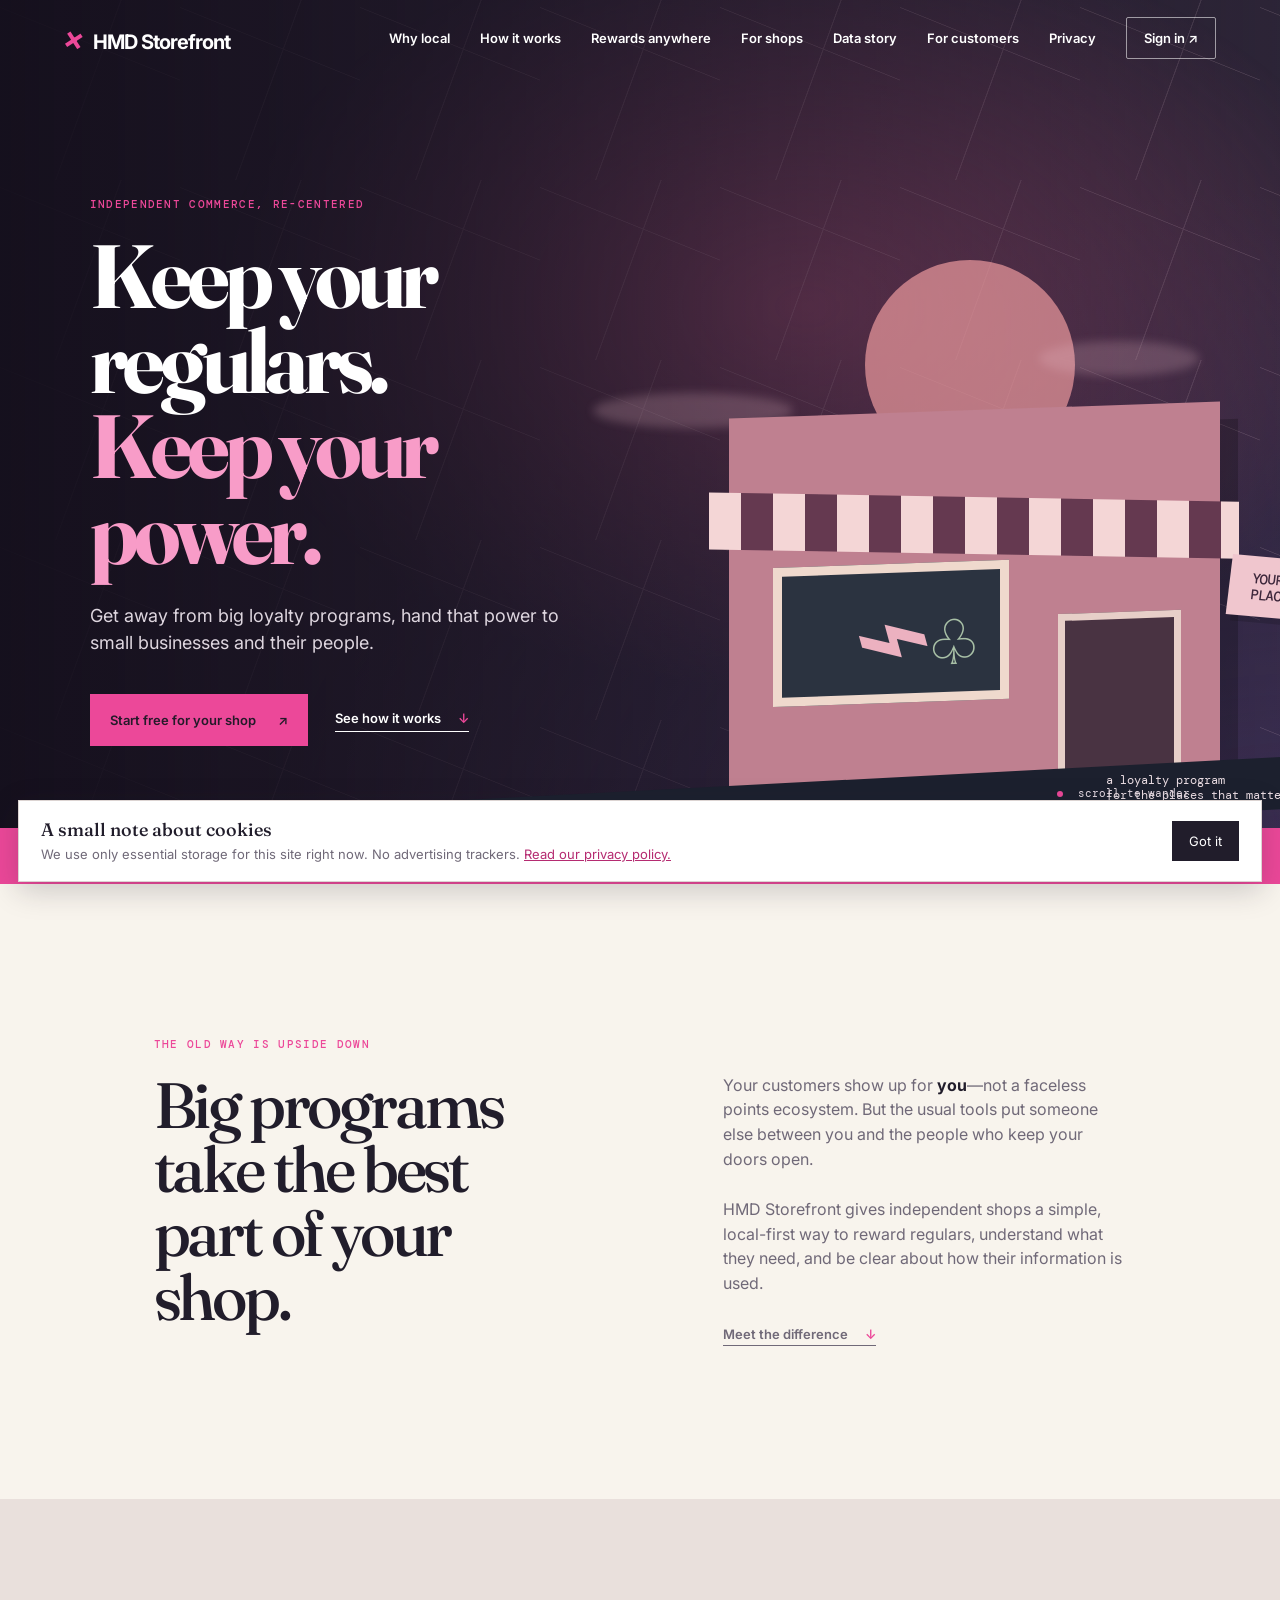
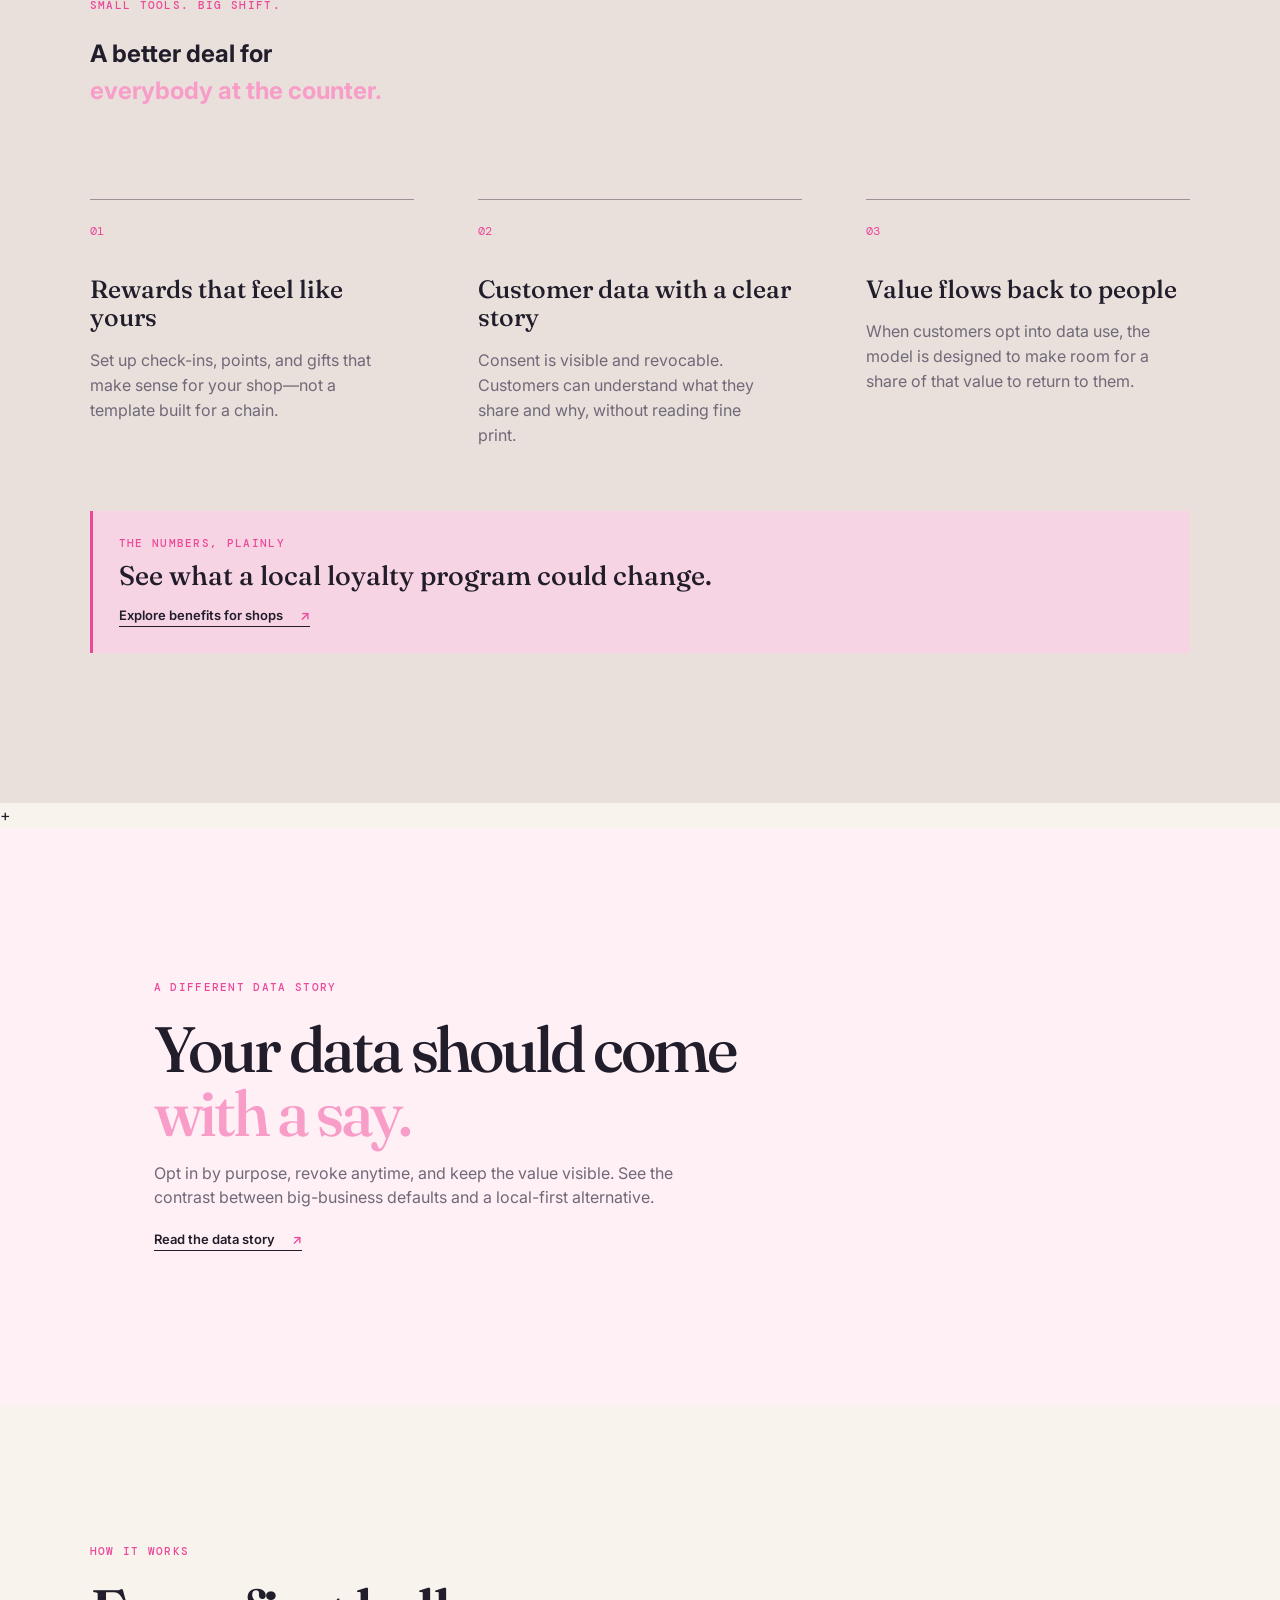
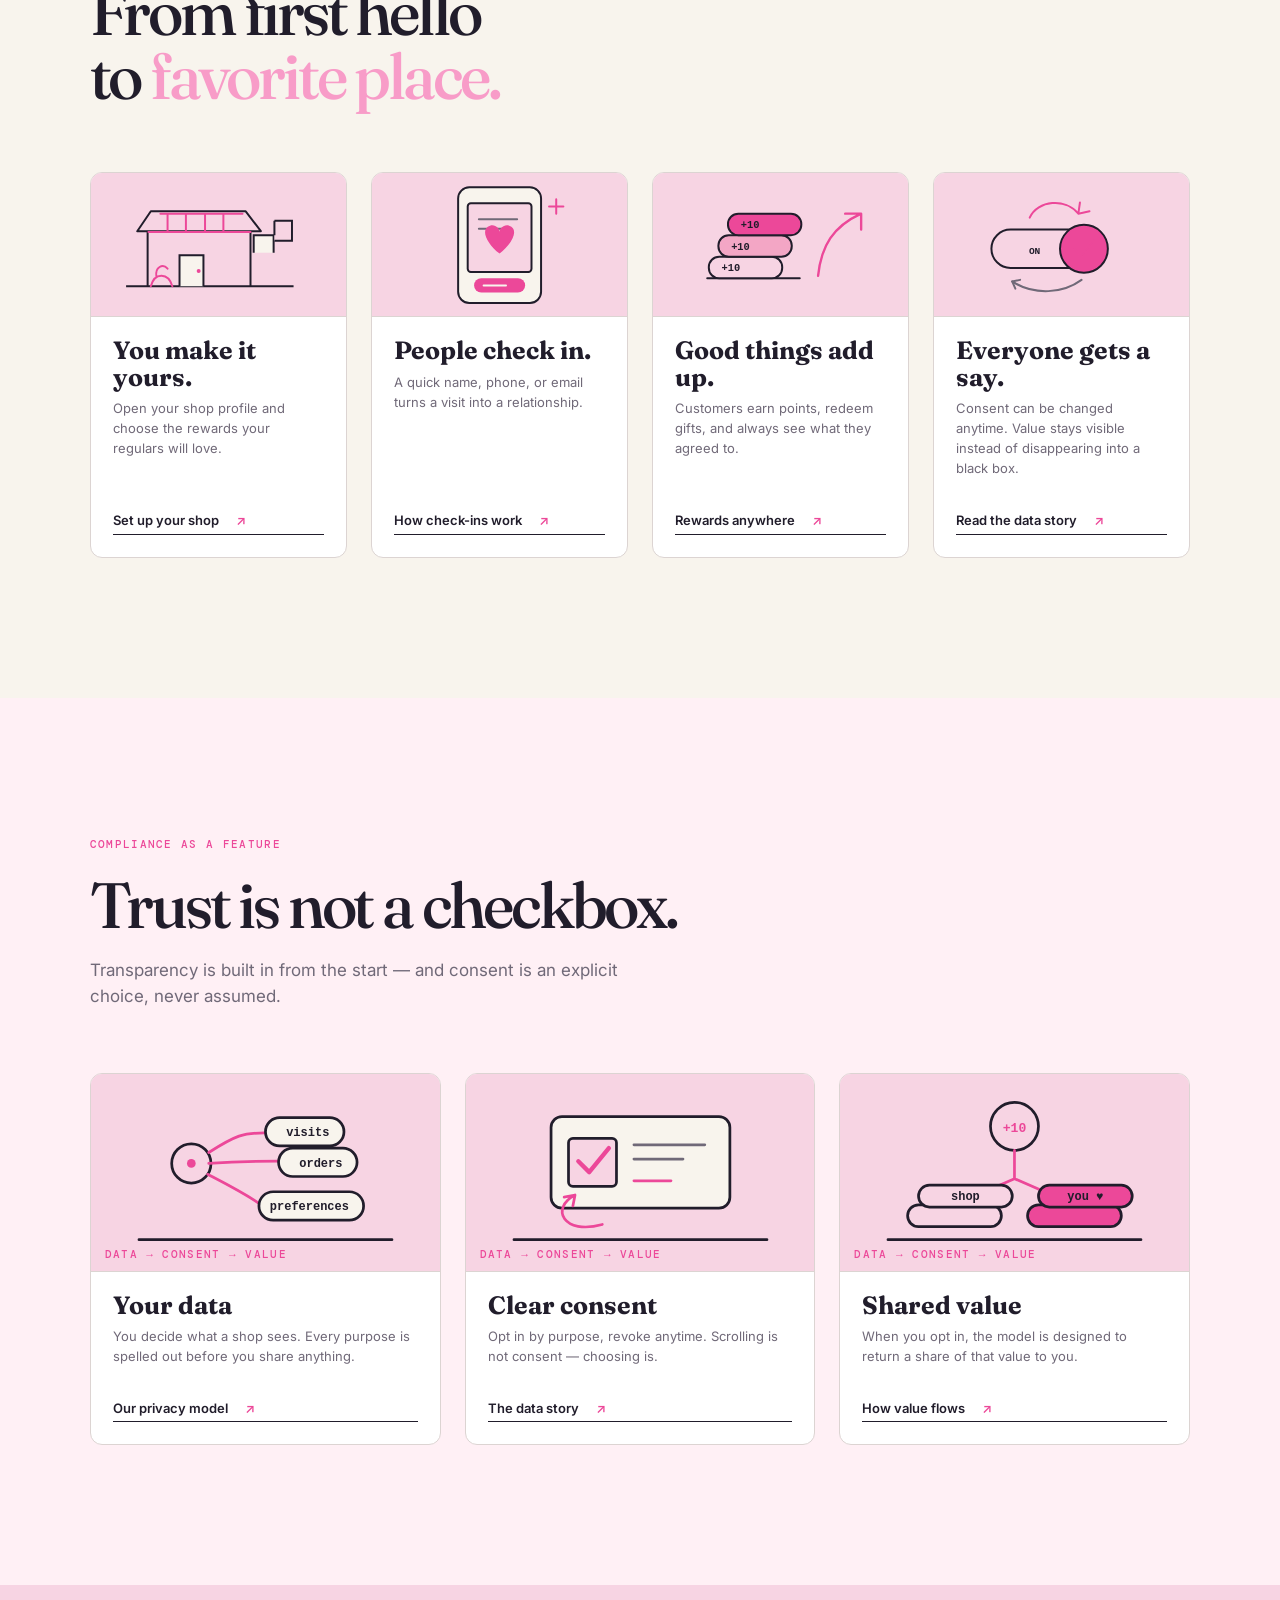
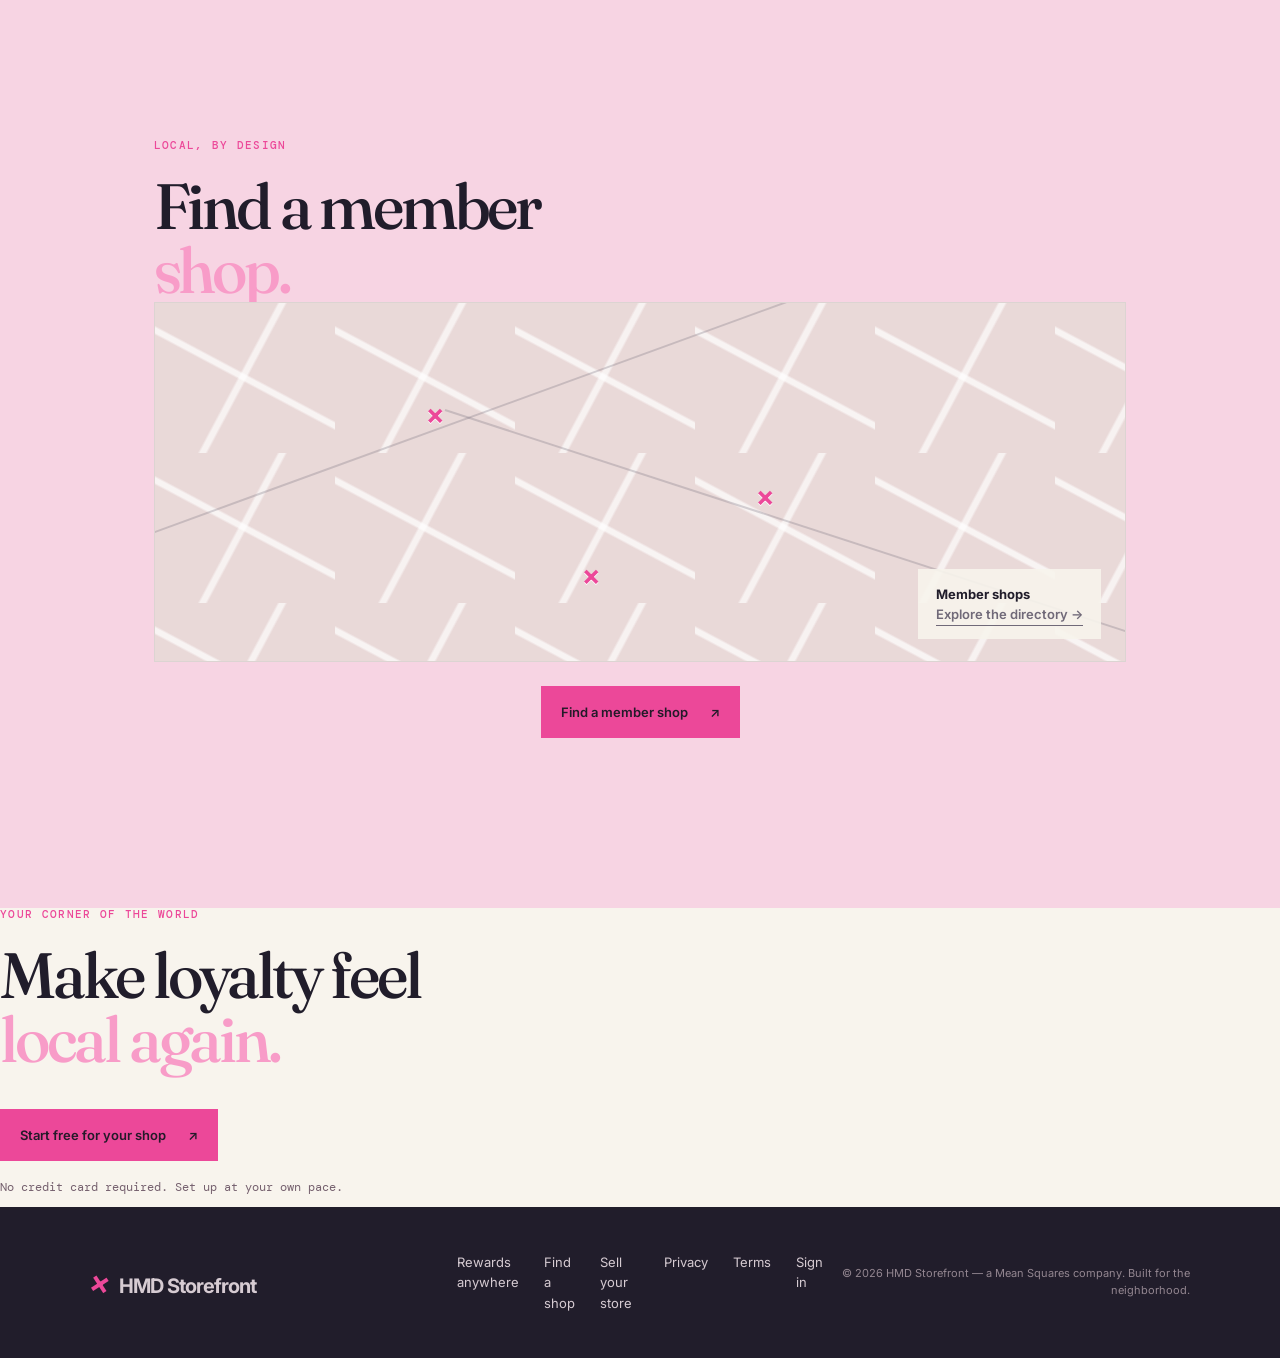
<file: index.html>
<!doctype html>
<html lang="en">
<head>
  <meta charset="utf-8">
  <meta name="viewport" content="width=device-width, initial-scale=1">
  <meta name="description" content="HMD Storefront gives independent shops a transparent, people-first loyalty program that keeps relationships local.">
  <meta property="og:type" content="website">
  <meta property="og:title" content="HMD Storefront — loyalty that stays local">
  <meta property="og:description" content="A local-first loyalty program for independent shops and the people who keep them going.">
  <meta property="og:url" content="https://marketing.holdmydata.store/">
  <meta property="og:site_name" content="HMD Storefront">
  <meta name="twitter:card" content="summary">
  <meta name="twitter:title" content="HMD Storefront — loyalty that stays local">
  <meta name="twitter:description" content="A local-first loyalty program for independent shops.">
  <link rel="canonical" href="https://marketing.holdmydata.store/">
  <title>HMD Storefront — loyalty that stays local</title>
  <link rel="preconnect" href="https://fonts.googleapis.com">
  <link rel="preconnect" href="https://fonts.gstatic.com" crossorigin>
  <link href="https://fonts.googleapis.com/css2?family=DM+Mono:wght@400;500&family=Fraunces:opsz,wght@9..144,500;9..144,700&family=Inter:wght@400;500;600;700&display=swap" rel="stylesheet">
  <link rel="stylesheet" href="styles.css">
</head>
<body>
  <header class="site-header"><a class="wordmark" href="index.html"><span class="mark">×</span> HMD Storefront</a><nav aria-label="Main navigation"><a href="#why">Why local</a><a href="#how">How it works</a><a href="rewards.html">Rewards anywhere</a><a href="benefits.html">For shops</a><a href="data-story.html">Data story</a><a href="customers.html">For customers</a><a href="privacy.html">Privacy</a><a class="nav-cta" href="signin.html">Sign in <span>↗</span></a></nav><button class="menu" aria-label="Open menu">☰</button></header>
  <main>
    <section class="hero" data-parallax-root>
      <div class="hero-wash layer layer-slow" data-speed="0.16" aria-hidden="true"></div><div class="hero-grid layer layer-mid" data-speed="0.3" aria-hidden="true"></div>
      <div class="hero-copy layer" data-speed="0.06"><p class="eyebrow">Independent commerce, re-centered</p><h1>Keep your regulars.<br><em>Keep your power.</em></h1><p class="hero-text">Get away from big loyalty programs, hand that power to small businesses and their people.</p><div class="hero-actions"><a class="button button-pink" href="https://storefront.holdmydata.store/signup">Start free for your shop <span>↗</span></a><a class="text-link" href="#how">See how it works <span>↓</span></a></div></div>
      <div class="shop-scene layer" data-speed="0.42" aria-label="Illustration of a local shop with a cat in the window"><div class="sun"></div><div class="cloud cloud-one"></div><div class="cloud cloud-two"></div><div class="building"><div class="awning"><i></i><i></i><i></i><i></i><i></i><i></i></div><div class="window"><span class="cat">⌁</span><span class="plant">♧</span></div><div class="door"></div><div class="sign">YOUR<br>PLACE</div></div><div class="ground"></div><p class="scene-note">a loyalty program<br>for the places that matter</p></div>
      <div class="scroll-cue"><span></span> scroll to wander</div>
    </section>
    <section class="proof strip"><span>Built for the neighborhood</span><span class="scribble">✳</span><span>Open, local, transparent</span><span class="scribble">✳</span><span>Your customers, your relationship</span></section>
    <section class="section split" id="why"><div><p class="eyebrow">The old way is upside down</p><h2>Big programs take the best part of your shop.</h2></div><div class="copy"><p>Your customers show up for <strong>you</strong>—not a faceless points ecosystem. But the usual tools put someone else between you and the people who keep your doors open.</p><p>HMD Storefront gives independent shops a simple, local-first way to reward regulars, understand what they need, and be clear about how their information is used.</p><a class="text-link" href="#features">Meet the difference <span>↓</span></a></div></section>
    <section class="feature-section" id="features"><div class="section-intro"><p class="eyebrow">Small tools. Big shift.</p><h2>A better deal for<br><em>everybody at the counter.</em></h2></div><div class="feature-grid"><article><span class="feature-num">01</span><h3>Rewards that feel like yours</h3><p>Set up check-ins, points, and gifts that make sense for your shop—not a template built for a chain.</p></article><article><span class="feature-num">02</span><h3>Customer data with a clear story</h3><p>Consent is visible and revocable. Customers can understand what they share and why, without reading fine print.</p></article><article><span class="feature-num">03</span><h3>Value flows back to people</h3><p>When customers opt into data use, the model is designed to make room for a share of that value to return to them.</p></article></div><div class="r8-teaser"><p class="eyebrow">The numbers, plainly</p><h3>See what a local loyalty program could change.</h3><a class="text-link" href="benefits.html">Explore benefits for shops <span>↗</span></a></div></section>
+    <section class="section data-teaser"><p class="eyebrow">A different data story</p><h2>Your data should come<br><em>with a say.</em></h2><p>Opt in by purpose, revoke anytime, and keep the value visible. See the contrast between big-business defaults and a local-first alternative.</p><a class="text-link" href="data-story.html">Read the data story <span>↗</span></a></section>
    <section class="edition" id="how">
      <div class="edition-head"><p class="eyebrow">How it works</p><h2>From first hello<br>to <em>favorite place.</em></h2></div>
      <div class="edition-grid">
        <article class="edition-card"><div class="edition-visual" aria-hidden="true"><svg viewBox="0 0 320 180" role="presentation"><path d="M44 142h210M71 142V73h129v69M58 73h155L194 48H75z" fill="#f7d4e3" stroke="#211d2b" stroke-width="2.5" stroke-linejoin="round"/><path d="M72 74h128M87 51h103M96 51v22M119 51v22M143 51v22M166 51v22" fill="none" stroke="#ec4899" stroke-width="2.5" stroke-linecap="round"/><path d="M111 142v-39h30v39M204 100v-22h25v22" fill="#f8f4ed" stroke="#211d2b" stroke-width="2.5"/><circle cx="135" cy="123" r="2.5" fill="#ec4899"/><path d="M230 78v-18M230 60h22v25h-22" fill="#f7d4e3" stroke="#211d2b" stroke-width="2.5"/><path d="M75 142c5-18 22-17 27 0M82 130c-2-12 8-17 14-10" fill="none" stroke="#ec4899" stroke-width="2.5" stroke-linecap="round"/></svg></div><h3>You make it yours.</h3><p>Open your shop profile and choose the rewards your regulars will love.</p><a class="text-link" href="join.html">Set up your shop <span>↗</span></a></article>
        <article class="edition-card"><div class="edition-visual" aria-hidden="true"><svg viewBox="0 0 320 180" role="presentation"><rect x="108" y="18" width="104" height="145" rx="14" fill="#f8f4ed" stroke="#211d2b" stroke-width="2.5"/><rect x="120" y="38" width="80" height="86" rx="4" fill="#f7d4e3" stroke="#211d2b" stroke-width="2.5"/><path d="M134 58h48M134 70h30" stroke="#706978" stroke-width="2.5" stroke-linecap="round"/><path d="M160 101c-16-12-25-31-12-35 7-2 12 4 12 8 0-4 5-10 12-8 13 4 4 23-12 35z" fill="#ec4899"/><rect x="128" y="132" width="64" height="18" rx="9" fill="#ec4899"/><path d="M140 141h28" stroke="#f8f4ed" stroke-width="2.5" stroke-linecap="round"/><path d="M222 42h18M231 33v18" stroke="#ec4899" stroke-width="2.5" stroke-linecap="round"/></svg></div><h3>People check in.</h3><p>A quick name, phone, or email turns a visit into a relationship.</p><a class="text-link" href="rewards.html">How check-ins work <span>↗</span></a></article>
        <article class="edition-card"><div class="edition-visual" aria-hidden="true"><svg viewBox="0 0 320 180" role="presentation"><path d="M68 132h116" stroke="#211d2b" stroke-width="2.5" stroke-linecap="round"/><rect x="70" y="105" width="92" height="27" rx="13" fill="#f7d4e3" stroke="#211d2b" stroke-width="2.5"/><rect x="82" y="78" width="92" height="27" rx="13" fill="#f3a6c5" stroke="#211d2b" stroke-width="2.5"/><rect x="94" y="51" width="92" height="27" rx="13" fill="#ec4899" stroke="#211d2b" stroke-width="2.5"/><g fill="#211d2b" font-family="monospace" font-size="13" font-weight="700"><text x="110" y="69">+10</text><text x="98" y="96">+10</text><text x="86" y="123">+10</text></g><path d="M207 129c4-38 19-62 54-78M261 51h-20M261 51v20" fill="none" stroke="#ec4899" stroke-width="3" stroke-linecap="round" stroke-linejoin="round"/></svg></div><h3>Good things add up.</h3><p>Customers earn points, redeem gifts, and always see what they agreed to.</p><a class="text-link" href="rewards.html">Rewards anywhere <span>↗</span></a></article>
        <article class="edition-card"><div class="edition-visual" aria-hidden="true"><svg viewBox="0 0 320 180" role="presentation"><rect x="72" y="71" width="142" height="48" rx="24" fill="#f7d4e3" stroke="#211d2b" stroke-width="2.5"/><circle cx="188" cy="95" r="30" fill="#ec4899" stroke="#211d2b" stroke-width="2.5"/><path d="m176 95 9 9 16-20M120 56c10-22 45-25 61-5M181 51l2-14M181 51l14-3" fill="none" stroke="#ec4899" stroke-width="2.5" stroke-linecap="round" stroke-linejoin="round"/><path d="M98 136c28 18 64 15 87-2" fill="none" stroke="#706978" stroke-width="2.5" stroke-linecap="round"/><path d="M98 136l10-2M98 136l4 9" fill="none" stroke="#706978" stroke-width="2.5" stroke-linecap="round"/><text x="119" y="101" fill="#211d2b" font-family="monospace" font-size="12">ON</text></svg></div><h3>Everyone gets a say.</h3><p>Consent can be changed anytime. Value stays visible instead of disappearing into a black box.</p><a class="text-link" href="data-story.html">Read the data story <span>↗</span></a></article>
      </div>
    </section>
    <section class="edition edition-flow">
      <div class="edition-head"><p class="eyebrow">Compliance as a feature</p><h2>Trust is not a checkbox.</h2><p class="edition-lead">Transparency is built in from the start — and consent is an explicit choice, never assumed.</p></div>
      <div class="edition-grid edition-grid-3">
        <article class="edition-card"><div class="edition-visual" aria-hidden="true"><svg viewBox="0 0 320 180" role="presentation"><circle cx="92" cy="82" r="18" fill="#f7d4e3" stroke="#211d2b" stroke-width="2.5"/><circle cx="92" cy="82" r="4" fill="#ec4899"/><path d="M108 72c25-16 32-18 51-18M108 82c30-2 45-2 64-2M107 92c25 13 35 18 49 28" fill="none" stroke="#ec4899" stroke-width="2.5" stroke-linecap="round"/><rect x="160" y="40" width="72" height="26" rx="13" fill="#f8f4ed" stroke="#211d2b" stroke-width="2.5"/><rect x="172" y="68" width="72" height="26" rx="13" fill="#f8f4ed" stroke="#211d2b" stroke-width="2.5"/><rect x="154" y="108" width="96" height="26" rx="13" fill="#f8f4ed" stroke="#211d2b" stroke-width="2.5"/><g fill="#211d2b" font-family="monospace" font-size="11"><text x="179" y="57">visits</text><text x="191" y="85">orders</text><text x="164" y="125">preferences</text></g><path d="M44 152h232" fill="none" stroke="#211d2b" stroke-width="2.5" stroke-linecap="round"/></svg><span class="flow-label">DATA → CONSENT → VALUE</span></div><h3>Your data</h3><p>You decide what a shop sees. Every purpose is spelled out before you share anything.</p><a class="text-link" href="privacy.html">Our privacy model <span>↗</span></a></article>
        <article class="edition-card"><div class="edition-visual" aria-hidden="true"><svg viewBox="0 0 320 180" role="presentation"><rect x="78" y="39" width="164" height="84" rx="10" fill="#f8f4ed" stroke="#211d2b" stroke-width="2.5"/><rect x="94" y="59" width="44" height="44" rx="4" fill="#f7d4e3" stroke="#211d2b" stroke-width="2.5"/><path d="m103 80 10 10 18-22" fill="none" stroke="#ec4899" stroke-width="4" stroke-linecap="round" stroke-linejoin="round"/><path d="M154 65h65M154 78h45" stroke="#706978" stroke-width="2.5" stroke-linecap="round"/><path d="M154 98h34" stroke="#ec4899" stroke-width="2.5" stroke-linecap="round"/><path d="M125 138c-36 10-48-15-25-27M100 111l-10 2M100 111l-2 10" fill="none" stroke="#ec4899" stroke-width="2.5" stroke-linecap="round" stroke-linejoin="round"/><path d="M44 152h232" fill="none" stroke="#211d2b" stroke-width="2.5" stroke-linecap="round"/></svg><span class="flow-label">DATA → CONSENT → VALUE</span></div><h3>Clear consent</h3><p>Opt in by purpose, revoke anytime. Scrolling is not consent — choosing is.</p><a class="text-link" href="data-story.html">The data story <span>↗</span></a></article>
        <article class="edition-card"><div class="edition-visual" aria-hidden="true"><svg viewBox="0 0 320 180" role="presentation"><circle cx="160" cy="48" r="22" fill="#f7d4e3" stroke="#211d2b" stroke-width="2.5"/><text x="160" y="53" text-anchor="middle" fill="#ec4899" font-family="monospace" font-size="12">+10</text><path d="M160 70v26M160 96 105 120M160 96l55 24" fill="none" stroke="#ec4899" stroke-width="2.5" stroke-linecap="round" stroke-linejoin="round"/><rect x="62" y="120" width="86" height="20" rx="10" fill="#f7d4e3" stroke="#211d2b" stroke-width="2.5"/><rect x="72" y="102" width="86" height="20" rx="10" fill="#f7d4e3" stroke="#211d2b" stroke-width="2.5"/><text x="115" y="116" text-anchor="middle" fill="#211d2b" font-family="monospace" font-size="11">shop</text><rect x="172" y="120" width="86" height="20" rx="10" fill="#ec4899" stroke="#211d2b" stroke-width="2.5"/><rect x="182" y="102" width="86" height="20" rx="10" fill="#ec4899" stroke="#211d2b" stroke-width="2.5"/><text x="225" y="116" text-anchor="middle" fill="#211d2b" font-family="monospace" font-size="11">you ♥</text><path d="M44 152h232" fill="none" stroke="#211d2b" stroke-width="2.5" stroke-linecap="round"/></svg><span class="flow-label">DATA → CONSENT → VALUE</span></div><h3>Shared value</h3><p>When you opt in, the model is designed to return a share of that value to you.</p><a class="text-link" href="rewards.html">How value flows <span>↗</span></a></article>
      </div>
    </section>
    <section class="map-section section" id="shops"><div class="section-intro"><p class="eyebrow">Local, by design</p><h2>Find a member<br><em>shop.</em></h2></div><div class="map-placeholder" role="img" aria-label="Placeholder map showing local member shop pins"><span class="map-line line-a"></span><span class="map-line line-b"></span><span class="map-pin pin-a">×</span><span class="map-pin pin-b">×</span><span class="map-pin pin-c">×</span><div class="map-label"><strong>Member shops</strong><br><a class="text-link" href="directory.html">Explore the directory →</a></div></div><p style="text-align:center;margin-top:24px"><a class="button button-pink" href="directory.html">Find a member shop <span>↗</span></a></p></section>
    <section class="cta"><p class="eyebrow">Your corner of the world</p><h2>Make loyalty feel<br><em>local again.</em></h2><a class="button button-pink" href="https://storefront.holdmydata.store/signup">Start free for your shop <span>↗</span></a><p class="fine">No credit card required. Set up at your own pace.</p></section>
  </main>
  <footer><a class="wordmark" href="index.html"><span class="mark">×</span> HMD Storefront</a><div><a href="rewards.html">Rewards anywhere</a><a href="directory.html">Find a shop</a><a href="join.html">Sell your store</a><a href="privacy.html">Privacy</a><a href="terms.html">Terms</a><a href="signin.html">Sign in</a></div><small>© 2026 HMD Storefront — a Mean Squares company. Built for the neighborhood.</small></footer>
  <div class="cookie" id="cookie" role="dialog" aria-label="Cookie preferences"><div><strong>A small note about cookies</strong><p>We use only essential storage for this site right now. No advertising trackers. <a href="privacy.html">Read our privacy policy.</a></p></div><button id="cookieAccept">Got it</button></div>
  <script type="application/ld+json">{"@context":"https://schema.org","@graph":[{"@type":"Organization","@id":"https://marketing.holdmydata.store/#organization","name":"HMD Storefront","url":"https://marketing.holdmydata.store/","description":"A local-first loyalty platform for independent shops."},{"@type":"Product","name":"HMD Storefront loyalty platform","brand":{"@type":"Brand","name":"HMD Storefront"},"description":"Transparent loyalty tools for independent shops and their customers."},{"@type":"FAQPage","mainEntity":[{"@type":"Question","name":"What is HMD Storefront?","acceptedAnswer":{"@type":"Answer","text":"HMD Storefront is a local-first loyalty platform that helps independent shops reward regulars and keep customer relationships clear."}},{"@type":"Question","name":"Can customers use points at more than one shop?","acceptedAnswer":{"@type":"Answer","text":"The planned network lets eligible customers earn and use points across participating member shops, subject to each shop's published rewards terms."}}]}</script>
  <script src="script.js"></script>
</body></html>
</file>
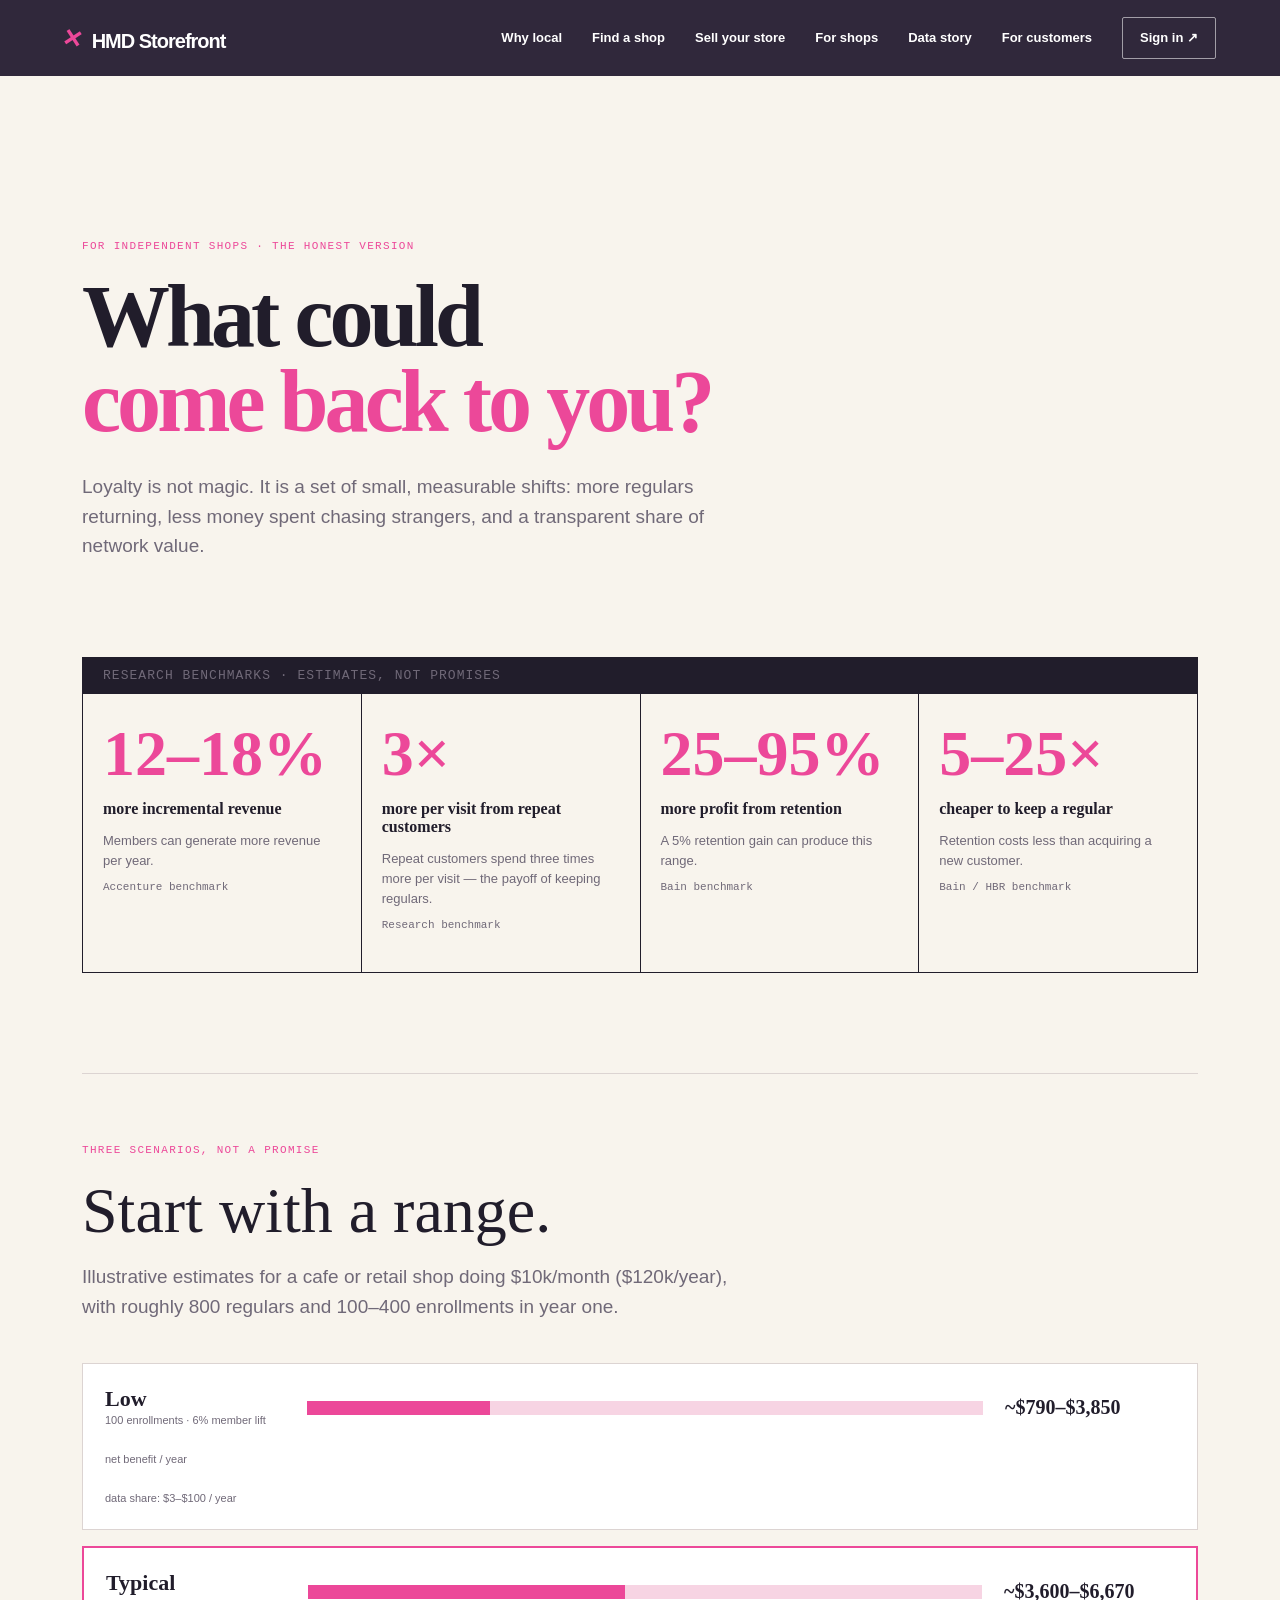
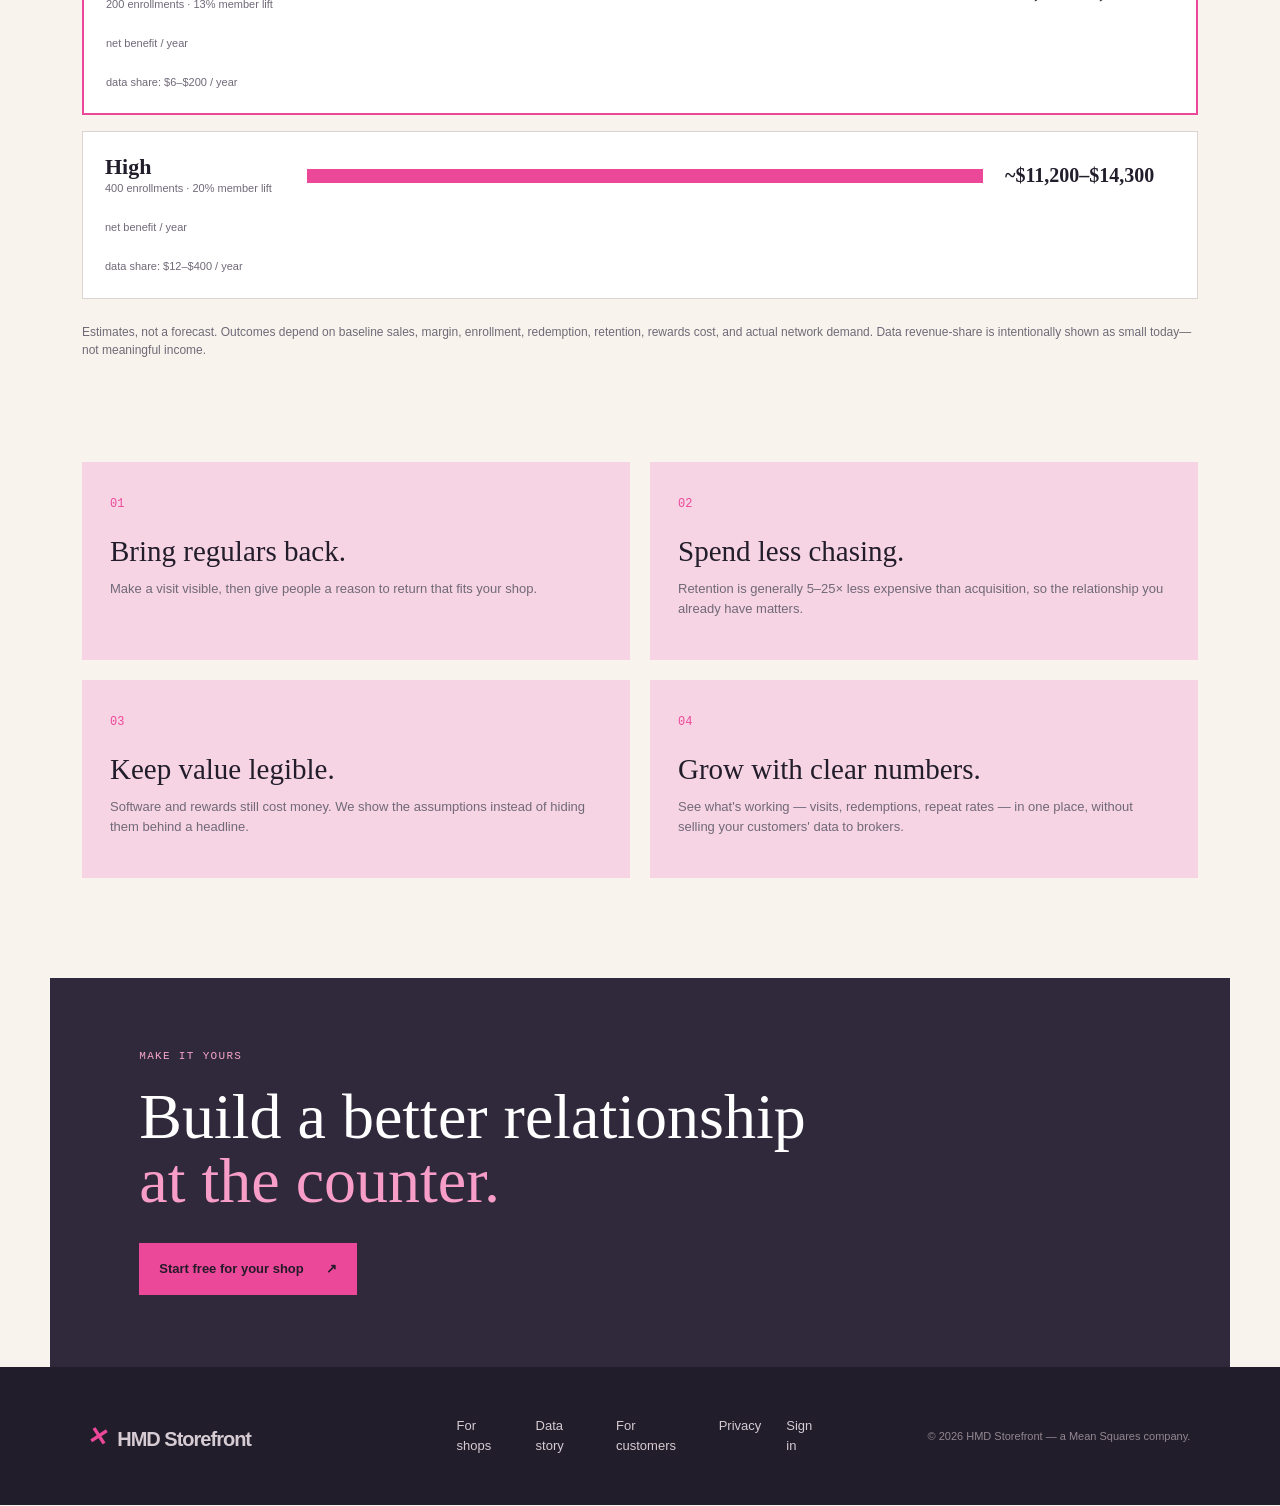
<file: benefits.html>
<!doctype html>
<html lang="en"><head><meta charset="utf-8"><meta name="viewport" content="width=device-width, initial-scale=1"><meta name="description" content="See the honest range of ways HMD Storefront can help an independent shop keep regulars."><meta property="og:type" content="article"><meta property="og:title" content="The numbers behind local loyalty — HMD Storefront"><meta property="og:description" content="A transparent, scenario-based look at loyalty economics for an independent shop."><meta property="og:url" content="https://marketing.holdmydata.store/benefits.html"><link rel="canonical" href="https://marketing.holdmydata.store/benefits.html"><title>The numbers behind local loyalty — HMD Storefront</title><link rel="stylesheet" href="styles.css"></head>
<body><header class="site-header" style="position:relative;background:#30283b"><a class="wordmark" href="index.html"><span class="mark">×</span> HMD Storefront</a><nav aria-label="Main navigation"><a href="index.html#why">Why local</a><a href="directory.html">Find a shop</a><a href="join.html">Sell your store</a><a href="benefits.html">For shops</a><a href="data-story.html">Data story</a><a href="customers.html">For customers</a><a class="nav-cta" href="signin.html">Sign in <span>↗</span></a></nav><button class="menu" aria-label="Open menu">☰</button></header>
<main class="deep-page"><section class="deep-hero"><p class="eyebrow">For independent shops · the honest version</p><h1>What could<br><em>come back to you?</em></h1><p class="lead">Loyalty is not magic. It is a set of small, measurable shifts: more regulars returning, less money spent chasing strangers, and a transparent share of network value.</p></section>
<section class="stat-grid" aria-label="Research benchmarks"><p class="estimate-label">Research benchmarks · estimates, not promises</p><article><b>12–18%</b><h3>more incremental revenue</h3><p>Members can generate more revenue per year. <span class="source"><a href="https://newsroom.accenture.com/news/2016/members-of-customer-loyalty-programs-generate-significantly-more-revenue-for-retailers-than-do-non-members-accenture-research-finds" target="_blank" rel="noopener noreferrer">Accenture benchmark</a></span></p></article><article><b>3×</b><h3>more per visit from repeat customers</h3><p>Repeat customers spend three times more per visit — the payoff of keeping regulars. <span class="source"><a href="https://www.rivo.io/blog/vip-customer-repeat-rate-statistics" target="_blank" rel="noopener noreferrer">Research benchmark</a></span></p></article><article><b>25–95%</b><h3>more profit from retention</h3><p>A 5% retention gain can produce this range. <span class="source"><a href="https://hbr.org/2014/10/the-value-of-keeping-the-right-customers" target="_blank" rel="noopener noreferrer">Bain benchmark</a></span></p></article><article><b>5–25×</b><h3>cheaper to keep a regular</h3><p>Retention costs less than acquiring a new customer. <span class="source"><a href="https://hbr.org/2014/10/the-value-of-keeping-the-right-customers" target="_blank" rel="noopener noreferrer">Bain / HBR benchmark</a></span></p></article></section>
<section class="paper-section"><p class="eyebrow">Three scenarios, not a promise</p><h2>Start with a range.</h2><p class="section-lead">Illustrative estimates for a cafe or retail shop doing $10k/month ($120k/year), with roughly 800 regulars and 100–400 enrollments in year one.</p><div class="scenario-chart" role="img" aria-label="Estimated annual net benefit ranges: low 790 to 3850 dollars, typical 3600 to 6670 dollars, high 11200 to 14300 dollars"><div class="scenario"><div><strong>Low</strong><span>100 enrollments · 6% member lift</span></div><div class="range"><i style="width:27%"></i></div><b>~$790–$3,850</b><small>net benefit / year</small><em>data share: $3–$100 / year</em></div><div class="scenario featured"><div><strong>Typical</strong><span>200 enrollments · 13% member lift</span></div><div class="range"><i style="width:47%"></i></div><b>~$3,600–$6,670</b><small>net benefit / year</small><em>data share: $6–$200 / year</em></div><div class="scenario"><div><strong>High</strong><span>400 enrollments · 20% member lift</span></div><div class="range"><i style="width:100%"></i></div><b>~$11,200–$14,300</b><small>net benefit / year</small><em>data share: $12–$400 / year</em></div></div><p class="fine">Estimates, not a forecast. Outcomes depend on baseline sales, margin, enrollment, redemption, retention, rewards cost, and actual network demand. Data revenue-share is intentionally shown as small today—not meaningful income.</p></section>
<section class="lever-grid"><article><span class="feature-num">01</span><h2>Bring regulars back.</h2><p>Make a visit visible, then give people a reason to return that fits your shop.</p></article><article><span class="feature-num">02</span><h2>Spend less chasing.</h2><p>Retention is generally 5–25× less expensive than acquisition, so the relationship you already have matters.</p></article><article><span class="feature-num">03</span><h2>Keep value legible.</h2><p>Software and rewards still cost money. We show the assumptions instead of hiding them behind a headline.</p></article><article><span class="feature-num">04</span><h2>Grow with clear numbers.</h2><p>See what's working — visits, redemptions, repeat rates — in one place, without selling your customers' data to brokers.</p></article></section>
<section class="deep-cta"><p class="eyebrow">Make it yours</p><h2>Build a better relationship<br><em>at the counter.</em></h2><a class="button button-pink" href="https://storefront.holdmydata.store/signup">Start free for your shop <span>↗</span></a></section></main><footer><a class="wordmark" href="index.html"><span class="mark">×</span> HMD Storefront</a><div><a href="benefits.html">For shops</a><a href="data-story.html">Data story</a><a href="customers.html">For customers</a><a href="privacy.html">Privacy</a><a href="signin.html">Sign in</a></div><small>© 2026 HMD Storefront — a Mean Squares company.</small></footer><script src="script.js"></script></body></html>
</file>
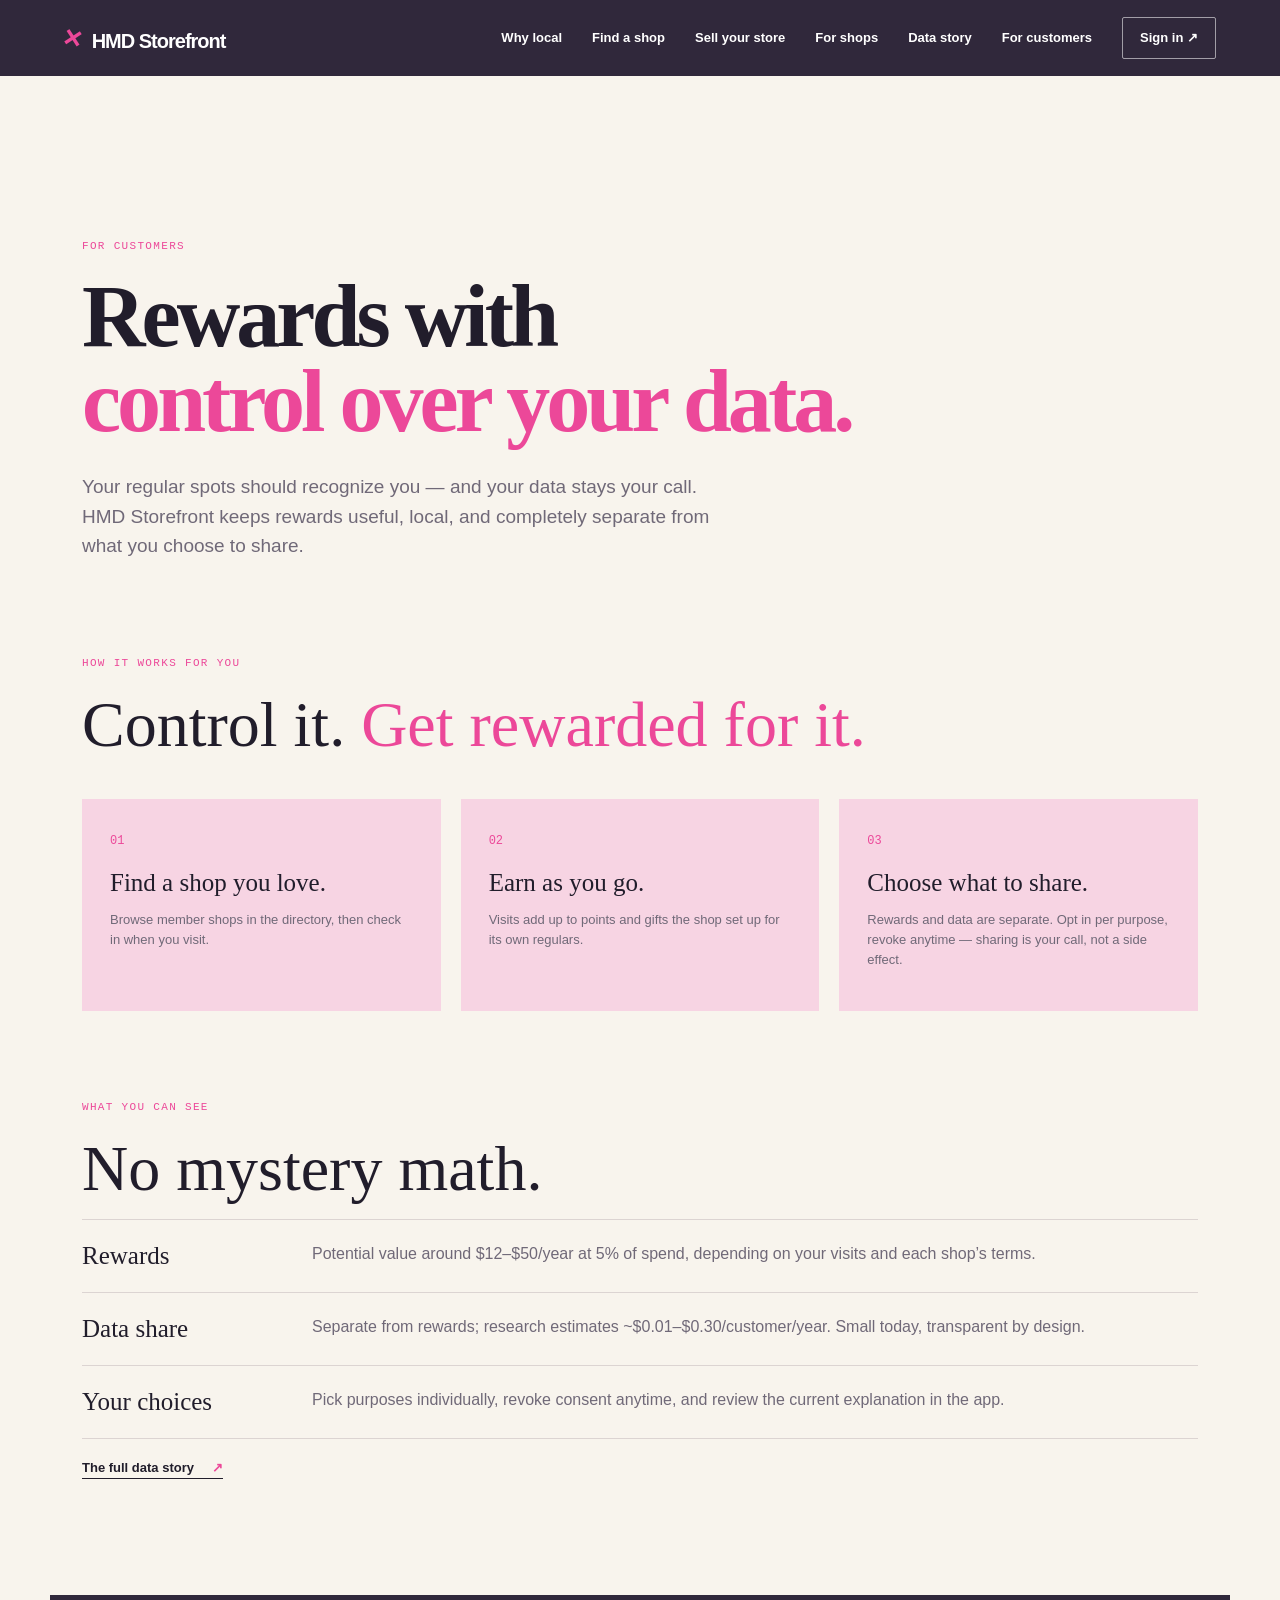
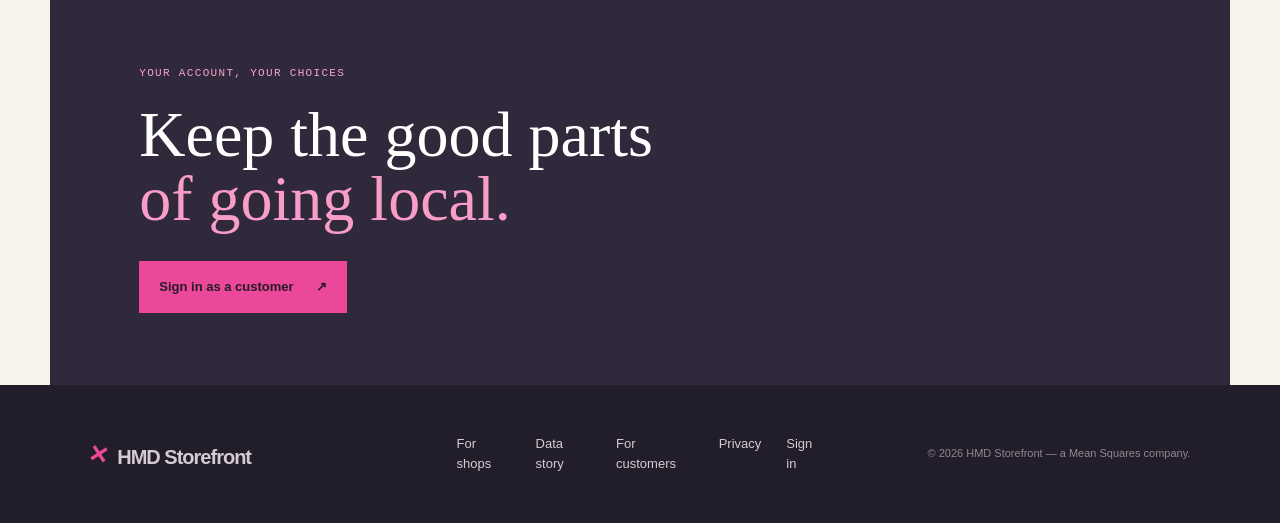
<file: customers.html>
<!doctype html>
<html lang="en"><head><meta charset="utf-8"><meta name="viewport" content="width=device-width, initial-scale=1"><meta name="description" content="See what customers get from local rewards and transparent data choices."><meta property="og:type" content="article"><meta property="og:title" content="Rewards with a say — HMD Storefront"><meta property="og:description" content="Local rewards, clear consent, and value that stays visible."><meta property="og:url" content="https://marketing.holdmydata.store/customers.html"><link rel="canonical" href="https://marketing.holdmydata.store/customers.html"><title>Rewards with a say — HMD Storefront</title><link rel="stylesheet" href="styles.css"></head>
<body><header class="site-header" style="position:relative;background:#30283b"><a class="wordmark" href="index.html"><span class="mark">×</span> HMD Storefront</a><nav aria-label="Main navigation"><a href="index.html#why">Why local</a><a href="directory.html">Find a shop</a><a href="join.html">Sell your store</a><a href="benefits.html">For shops</a><a href="data-story.html">Data story</a><a href="customers.html">For customers</a><a class="nav-cta" href="signin.html">Sign in <span>↗</span></a></nav><button class="menu" aria-label="Open menu">☰</button></header><main class="deep-page"><section class="deep-hero"><p class="eyebrow">For customers</p><h1>Rewards with<br><em>control over your data.</em></h1><p class="lead">Your regular spots should recognize you — and your data stays your call. HMD Storefront keeps rewards useful, local, and completely separate from what you choose to share.</p></section><section class="journey-3"><p class="eyebrow">How it works for you</p><h2>Control it. <em>Get rewarded for it.</em></h2><div class="journey-grid"><article><span class="feature-num">01</span><h3>Find a shop you love.</h3><p>Browse member shops in the directory, then check in when you visit.</p></article><article><span class="feature-num">02</span><h3>Earn as you go.</h3><p>Visits add up to points and gifts the shop set up for its own regulars.</p></article><article><span class="feature-num">03</span><h3>Choose what to share.</h3><p>Rewards and data are separate. Opt in per purpose, revoke anytime — sharing is your call, not a side effect.</p></article></div></section><section class="reward-table"><p class="eyebrow">What you can see</p><h2>No mystery math.</h2><div class="reward-rows"><div><strong>Rewards</strong><span>Potential value around $12–$50/year at 5% of spend, depending on your visits and each shop’s terms.</span></div><div><strong>Data share</strong><span>Separate from rewards; research estimates ~$0.01–$0.30/customer/year. Small today, transparent by design.</span></div><div><strong>Your choices</strong><span>Pick purposes individually, revoke consent anytime, and review the current explanation in the app.</span></div></div><p><a class="text-link" href="data-story.html">The full data story <span>↗</span></a></p></section><section class="deep-cta"><p class="eyebrow">Your account, your choices</p><h2>Keep the good parts<br><em>of going local.</em></h2><a class="button button-pink" href="signin.html?role=customer">Sign in as a customer <span>↗</span></a></section></main><footer><a class="wordmark" href="index.html"><span class="mark">×</span> HMD Storefront</a><div><a href="benefits.html">For shops</a><a href="data-story.html">Data story</a><a href="customers.html">For customers</a><a href="privacy.html">Privacy</a><a href="signin.html">Sign in</a></div><small>© 2026 HMD Storefront — a Mean Squares company.</small></footer><script src="script.js"></script></body></html>
</file>
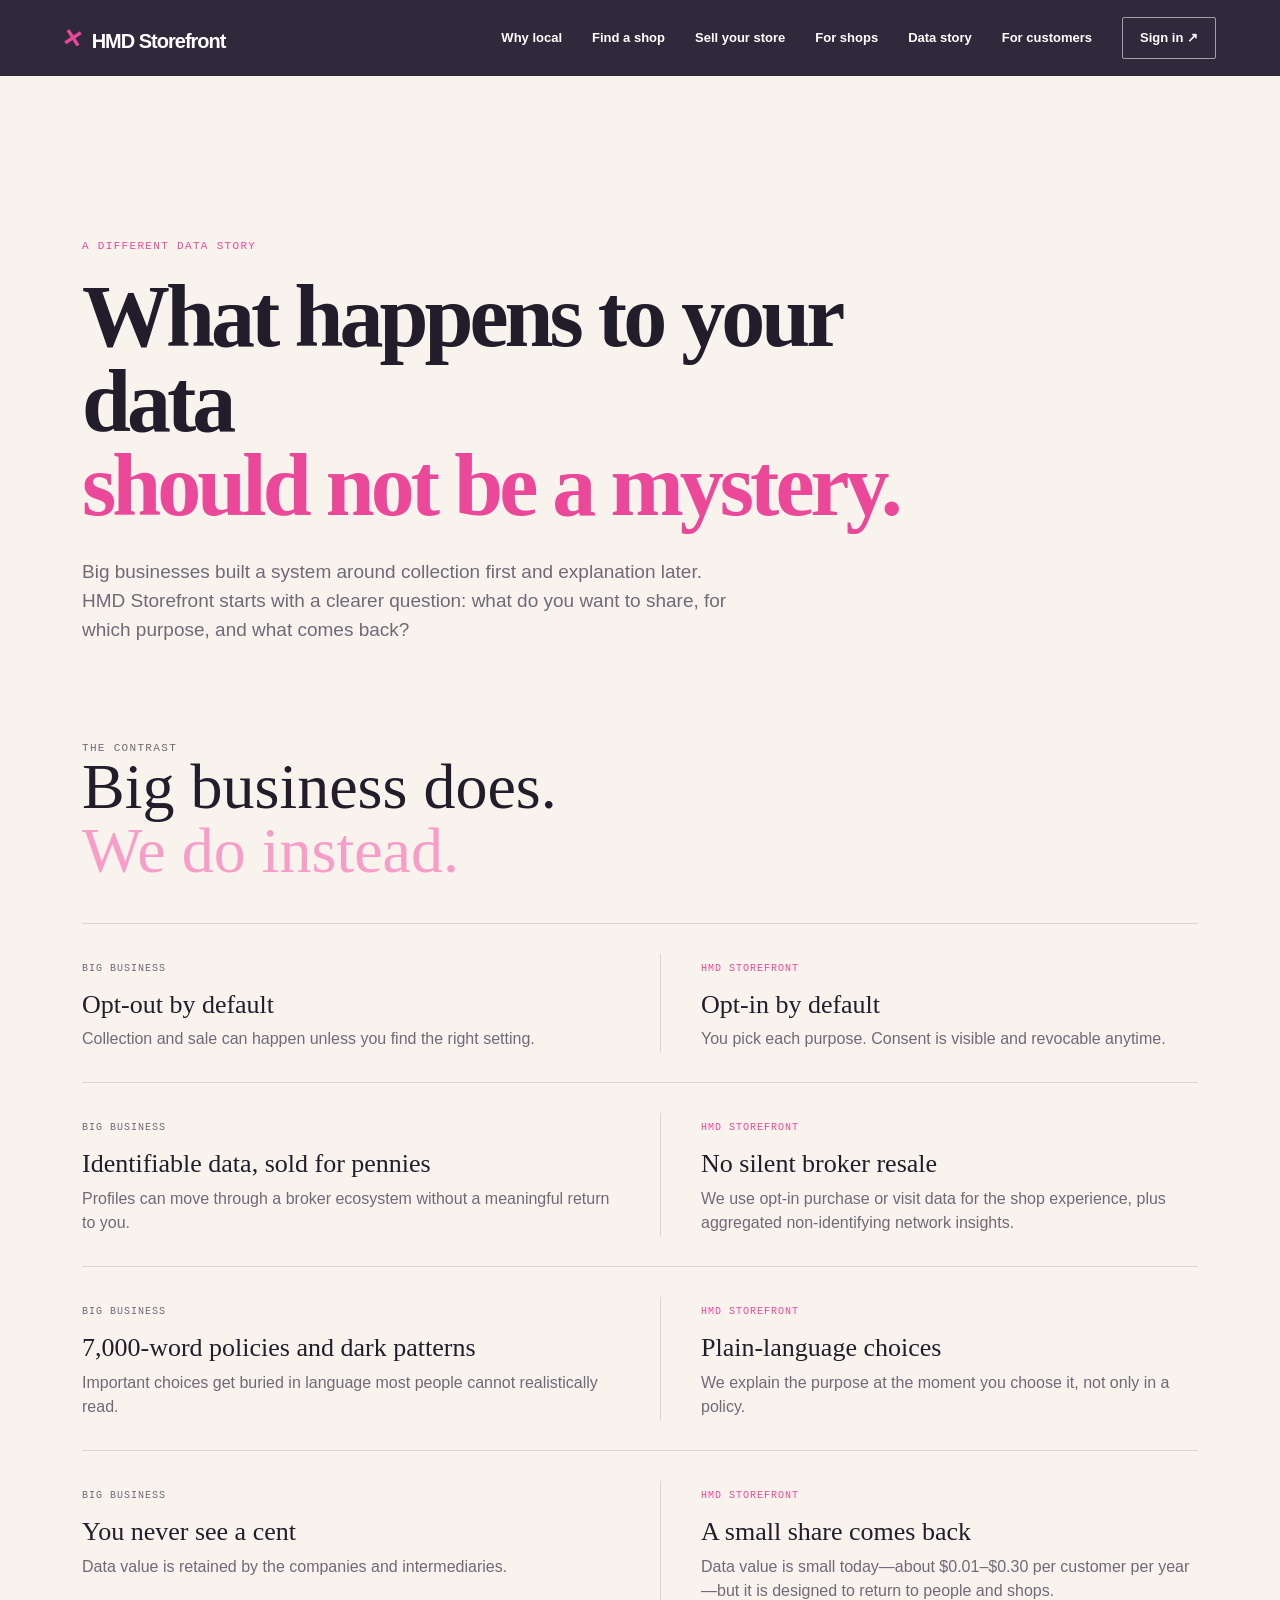
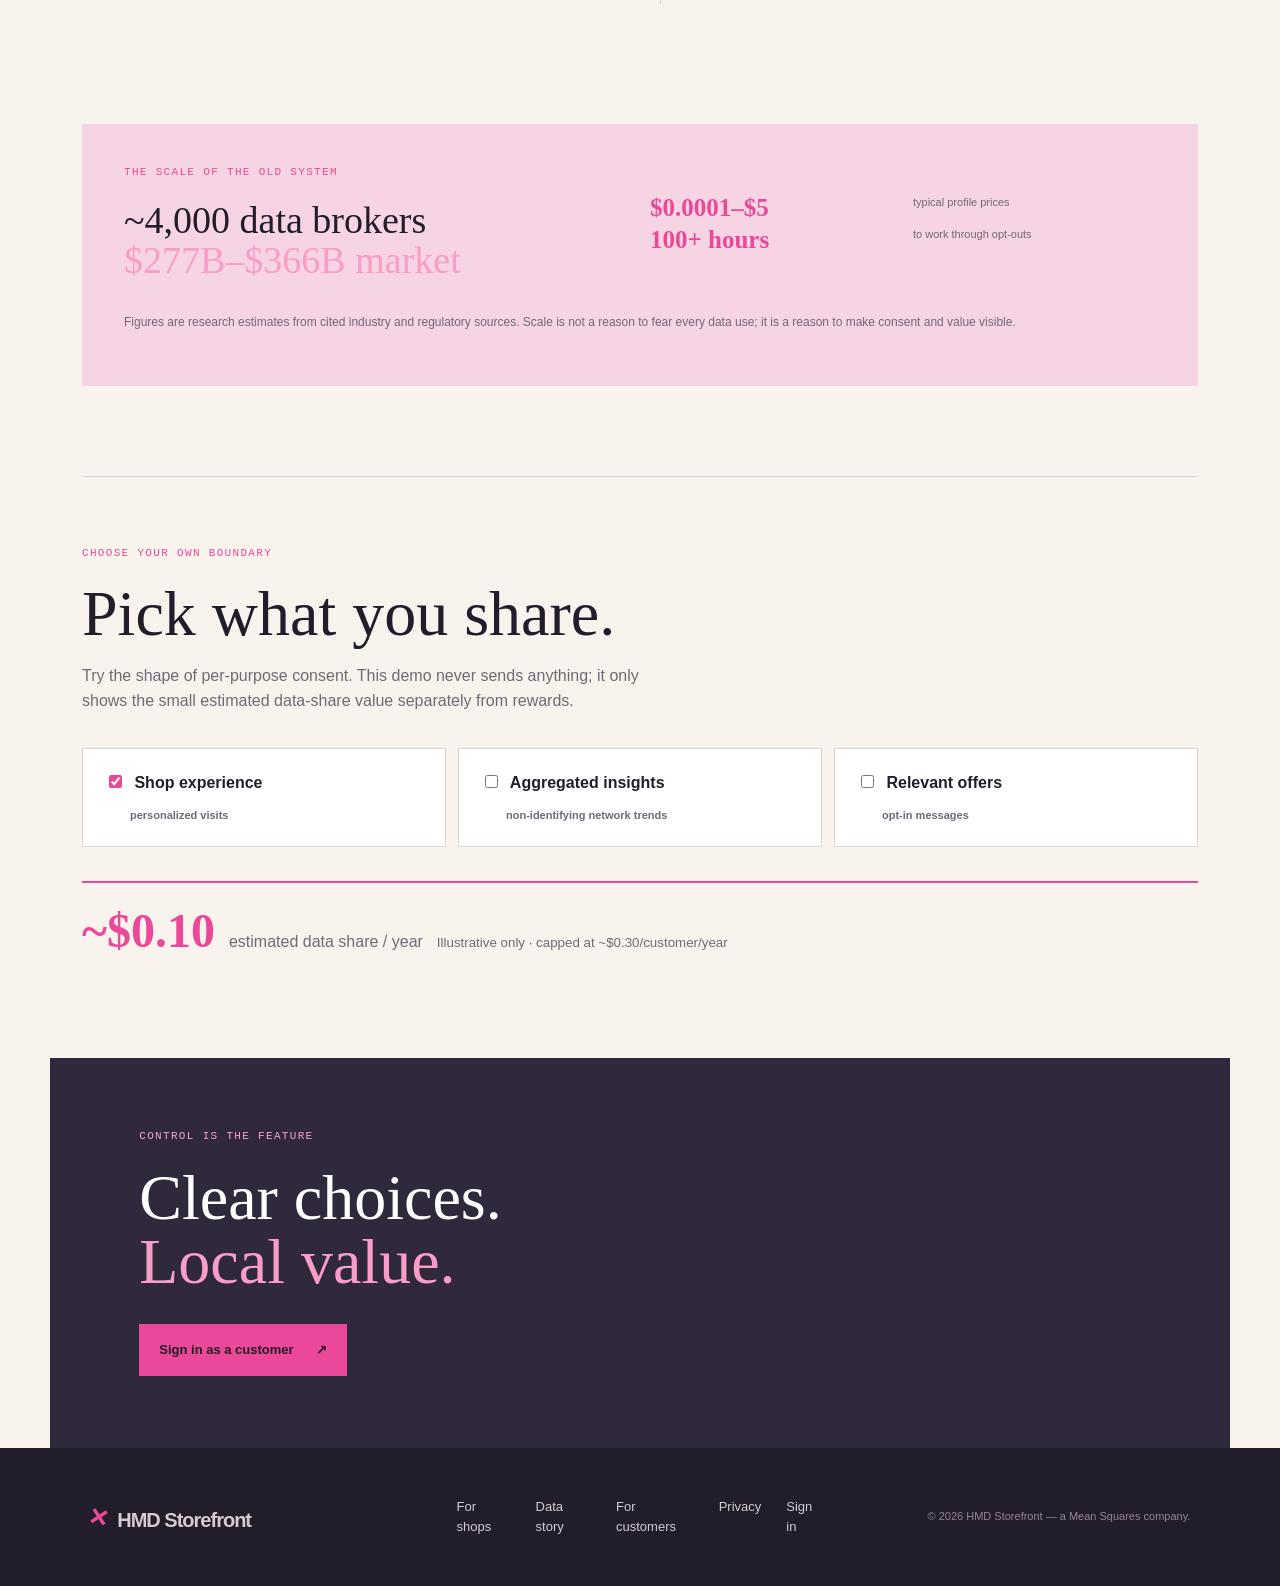
<file: data-story.html>
<!doctype html>
<html lang="en"><head><meta charset="utf-8"><meta name="viewport" content="width=device-width, initial-scale=1"><meta name="description" content="A plain-language data story: what big businesses do, and how HMD Storefront gives customers control."><meta property="og:type" content="article"><meta property="og:title" content="Your data, in plain language — HMD Storefront"><meta property="og:description" content="Opt in by purpose, revoke anytime, and see where value goes."><meta property="og:url" content="https://marketing.holdmydata.store/data-story.html"><link rel="canonical" href="https://marketing.holdmydata.store/data-story.html"><title>Your data, in plain language — HMD Storefront</title><link rel="stylesheet" href="styles.css"></head>
<body><header class="site-header" style="position:relative;background:#30283b"><a class="wordmark" href="index.html"><span class="mark">×</span> HMD Storefront</a><nav aria-label="Main navigation"><a href="index.html#why">Why local</a><a href="directory.html">Find a shop</a><a href="join.html">Sell your store</a><a href="benefits.html">For shops</a><a href="data-story.html">Data story</a><a href="customers.html">For customers</a><a class="nav-cta" href="signin.html">Sign in <span>↗</span></a></nav><button class="menu" aria-label="Open menu">☰</button></header>
<main class="deep-page"><section class="deep-hero"><p class="eyebrow">A different data story</p><h1>What happens to your data<br><em>should not be a mystery.</em></h1><p class="lead">Big businesses built a system around collection first and explanation later. HMD Storefront starts with a clearer question: what do you want to share, for which purpose, and what comes back?</p></section>
<section class="contrast-list"><div class="contrast-head"><p class="eyebrow">The contrast</p><h2>Big business does.<br><em>We do instead.</em></h2></div><article><div><span class="contrast-tag">BIG BUSINESS</span><h3>Opt-out by default</h3><p>Collection and sale can happen unless you find the right setting.</p></div><div><span class="contrast-tag pink">HMD STOREFRONT</span><h3>Opt-in by default</h3><p>You pick each purpose. Consent is visible and revocable anytime.</p></div></article><article><div><span class="contrast-tag">BIG BUSINESS</span><h3>Identifiable data, sold for pennies</h3><p>Profiles can move through a broker ecosystem without a meaningful return to you.</p></div><div><span class="contrast-tag pink">HMD STOREFRONT</span><h3>No silent broker resale</h3><p>We use opt-in purchase or visit data for the shop experience, plus aggregated non-identifying network insights.</p></div></article><article><div><span class="contrast-tag">BIG BUSINESS</span><h3><a href="https://nordsecurity.com/press-area/research-americans-would-waste-a-whole-workweek-every-month-if-they-were-to-read-privacy-policies" target="_blank" rel="noopener noreferrer">7,000-word policies</a> and dark patterns</h3><p>Important choices get buried in language most people cannot realistically read.</p></div><div><span class="contrast-tag pink">HMD STOREFRONT</span><h3>Plain-language choices</h3><p>We explain the purpose at the moment you choose it, not only in a policy.</p></div></article><article><div><span class="contrast-tag">BIG BUSINESS</span><h3>You never see a cent</h3><p>Data value is retained by the companies and intermediaries.</p></div><div><span class="contrast-tag pink">HMD STOREFRONT</span><h3>A small share comes back</h3><p>Data value is small today—about $0.01–$0.30 per customer per year—but it is designed to return to people and shops.</p></div></article></section>
<section class="industry-note"><div><p class="eyebrow">The scale of the old system</p><h2><a href="https://www.ftc.gov/reports/data-brokers-call-transparency-accountability-report-federal-trade-commission-may-2014" target="_blank" rel="noopener noreferrer">~4,000 data brokers</a><br><em><a href="https://www.cnet.com/tech/services-and-software/data-brokers-how-your-personal-data-becomes-business/" target="_blank" rel="noopener noreferrer">$277B</a>–<a href="https://sophiccapital.com/23612-2/" target="_blank" rel="noopener noreferrer">$366B</a> market</em></h2></div><div class="industry-numbers"><strong><a href="https://ig.ft.com/how-much-is-your-personal-data-worth/" target="_blank" rel="noopener noreferrer">$0.0001–$5</a></strong><span>typical profile prices</span><strong><a href="https://removeonlineinformation.com/blog/opt-out-of-data-brokers-remove-personal-information-online/" target="_blank" rel="noopener noreferrer">100+ hours</a></strong><span>to work through opt-outs</span></div><p class="fine">Figures are research estimates from cited industry and regulatory sources. Scale is not a reason to fear every data use; it is a reason to make consent and value visible.</p></section>
<section class="share-picker"><p class="eyebrow">Choose your own boundary</p><h2>Pick what you share.</h2><p>Try the shape of per-purpose consent. This demo never sends anything; it only shows the small estimated data-share value separately from rewards.</p><div class="share-options"><label><input type="checkbox" data-share="visit" checked> Shop experience <small>personalized visits</small></label><label><input type="checkbox" data-share="insight"> Aggregated insights <small>non-identifying network trends</small></label><label><input type="checkbox" data-share="offers"> Relevant offers <small>opt-in messages</small></label></div><div class="share-readout"><strong data-share-total>~$0.10</strong><span>estimated data share / year</span><small>Illustrative only · capped at ~$0.30/customer/year</small></div></section>
<section class="deep-cta"><p class="eyebrow">Control is the feature</p><h2>Clear choices.<br><em>Local value.</em></h2><a class="button button-pink" href="signin.html?role=customer">Sign in as a customer <span>↗</span></a></section></main><footer><a class="wordmark" href="index.html"><span class="mark">×</span> HMD Storefront</a><div><a href="benefits.html">For shops</a><a href="data-story.html">Data story</a><a href="customers.html">For customers</a><a href="privacy.html">Privacy</a><a href="signin.html">Sign in</a></div><small>© 2026 HMD Storefront — a Mean Squares company.</small></footer><script src="script.js"></script></body></html>
</file>
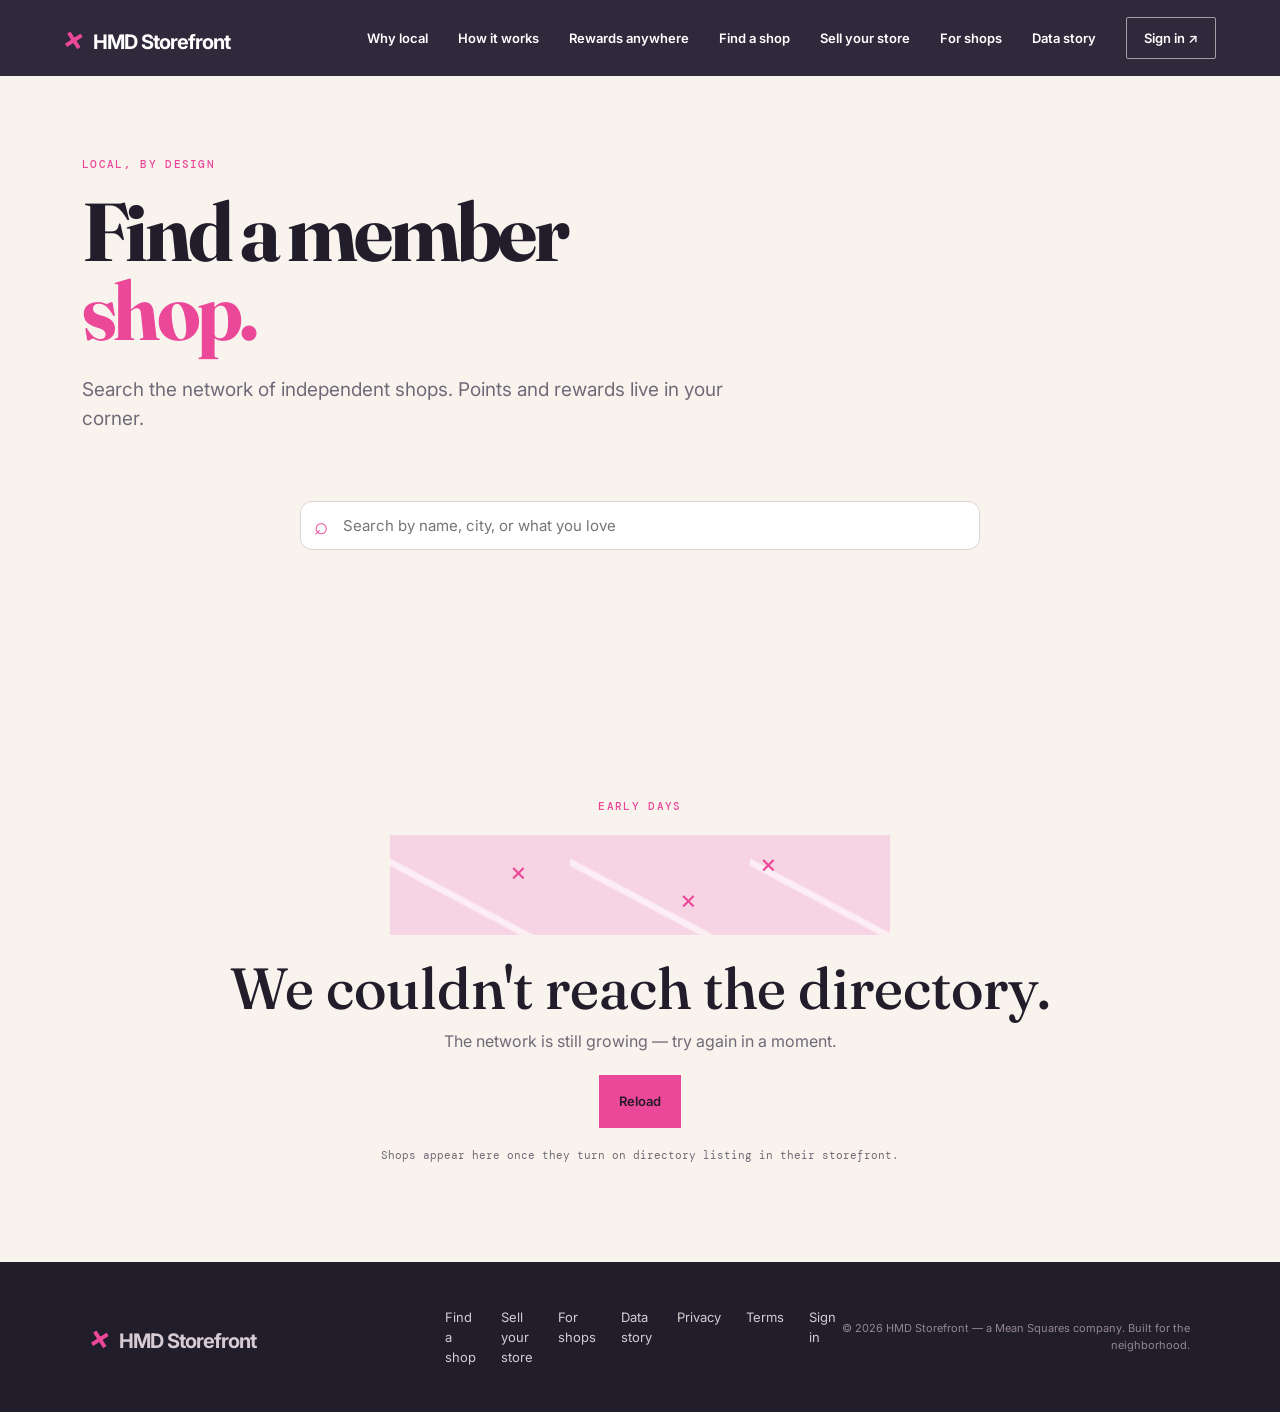
<file: directory.html>
<!doctype html>
<html lang="en">
<head>
  <meta charset="utf-8"><meta name="viewport" content="width=device-width, initial-scale=1">
  <meta name="description" content="Find independent member shops in the HMD Storefront network.">
  <meta property="og:type" content="website"><meta property="og:title" content="Find a member shop — HMD Storefront"><meta property="og:description" content="Search independent shops, their hours, and local rewards."><meta property="og:url" content="https://marketing.holdmydata.store/directory.html"><meta property="og:site_name" content="HMD Storefront">
  <link rel="canonical" href="https://marketing.holdmydata.store/directory.html"><title>Find a member shop — HMD Storefront</title>
  <link rel="preconnect" href="https://fonts.googleapis.com"><link rel="preconnect" href="https://fonts.gstatic.com" crossorigin><link href="https://fonts.googleapis.com/css2?family=DM+Mono:wght@400;500&family=Fraunces:opsz,wght@9..144,500;9..144,700&family=Inter:wght@400;500;600;700&display=swap" rel="stylesheet"><link rel="stylesheet" href="styles.css">
</head>
<body>
<header class="site-header" style="position:relative;background:#30283b"><a class="wordmark" href="index.html"><span class="mark">×</span> HMD Storefront</a><nav aria-label="Main navigation"><a href="index.html#why">Why local</a><a href="index.html#how">How it works</a><a href="rewards.html">Rewards anywhere</a><a href="directory.html">Find a shop</a><a href="join.html">Sell your store</a><a href="benefits.html">For shops</a><a href="data-story.html">Data story</a><a class="nav-cta" href="signin.html">Sign in <span>↗</span></a></nav><button class="menu" aria-label="Open menu">☰</button></header>
<main class="directory-page"><section class="directory-hero"><p class="eyebrow">Local, by design</p><h1>Find a member<br><em>shop.</em></h1><p class="lead">Search the network of independent shops. Points and rewards live in your corner.</p></section><section class="directory-search" aria-label="Search directory"><label class="sr-only" for="shopSearch">Search member shops</label><div class="search-wrap"><span aria-hidden="true">⌕</span><input id="shopSearch" class="search-input" type="search" placeholder="Search by name, city, or what you love" disabled></div><p class="search-meta" id="directoryCount" aria-live="polite">Looking up your neighborhood…</p></section><section class="directory-grid" id="directoryGrid" role="list" aria-live="polite"><div class="shop-skeleton" aria-hidden="true"></div><div class="shop-skeleton" aria-hidden="true"></div><div class="shop-skeleton" aria-hidden="true"></div></section><section class="directory-empty" id="directoryEmpty" hidden><p class="eyebrow">Early days</p><div class="empty-map" aria-hidden="true"><span>×</span><span>×</span><span>×</span></div><h2>No member shops yet.</h2><p class="empty-copy">We're onboarding the first shops now. Check back soon — or be the first on your block.</p><a class="button button-pink" href="join.html">Sell your store <span>↗</span></a><small>Shops appear here once they turn on directory listing in their storefront.</small></section></main>
<footer><a class="wordmark" href="index.html"><span class="mark">×</span> HMD Storefront</a><div><a href="directory.html">Find a shop</a><a href="join.html">Sell your store</a><a href="benefits.html">For shops</a><a href="data-story.html">Data story</a><a href="privacy.html">Privacy</a><a href="terms.html">Terms</a><a href="signin.html">Sign in</a></div><small>© 2026 HMD Storefront — a Mean Squares company. Built for the neighborhood.</small></footer>
<script src="script.js"></script></body></html>
</file>
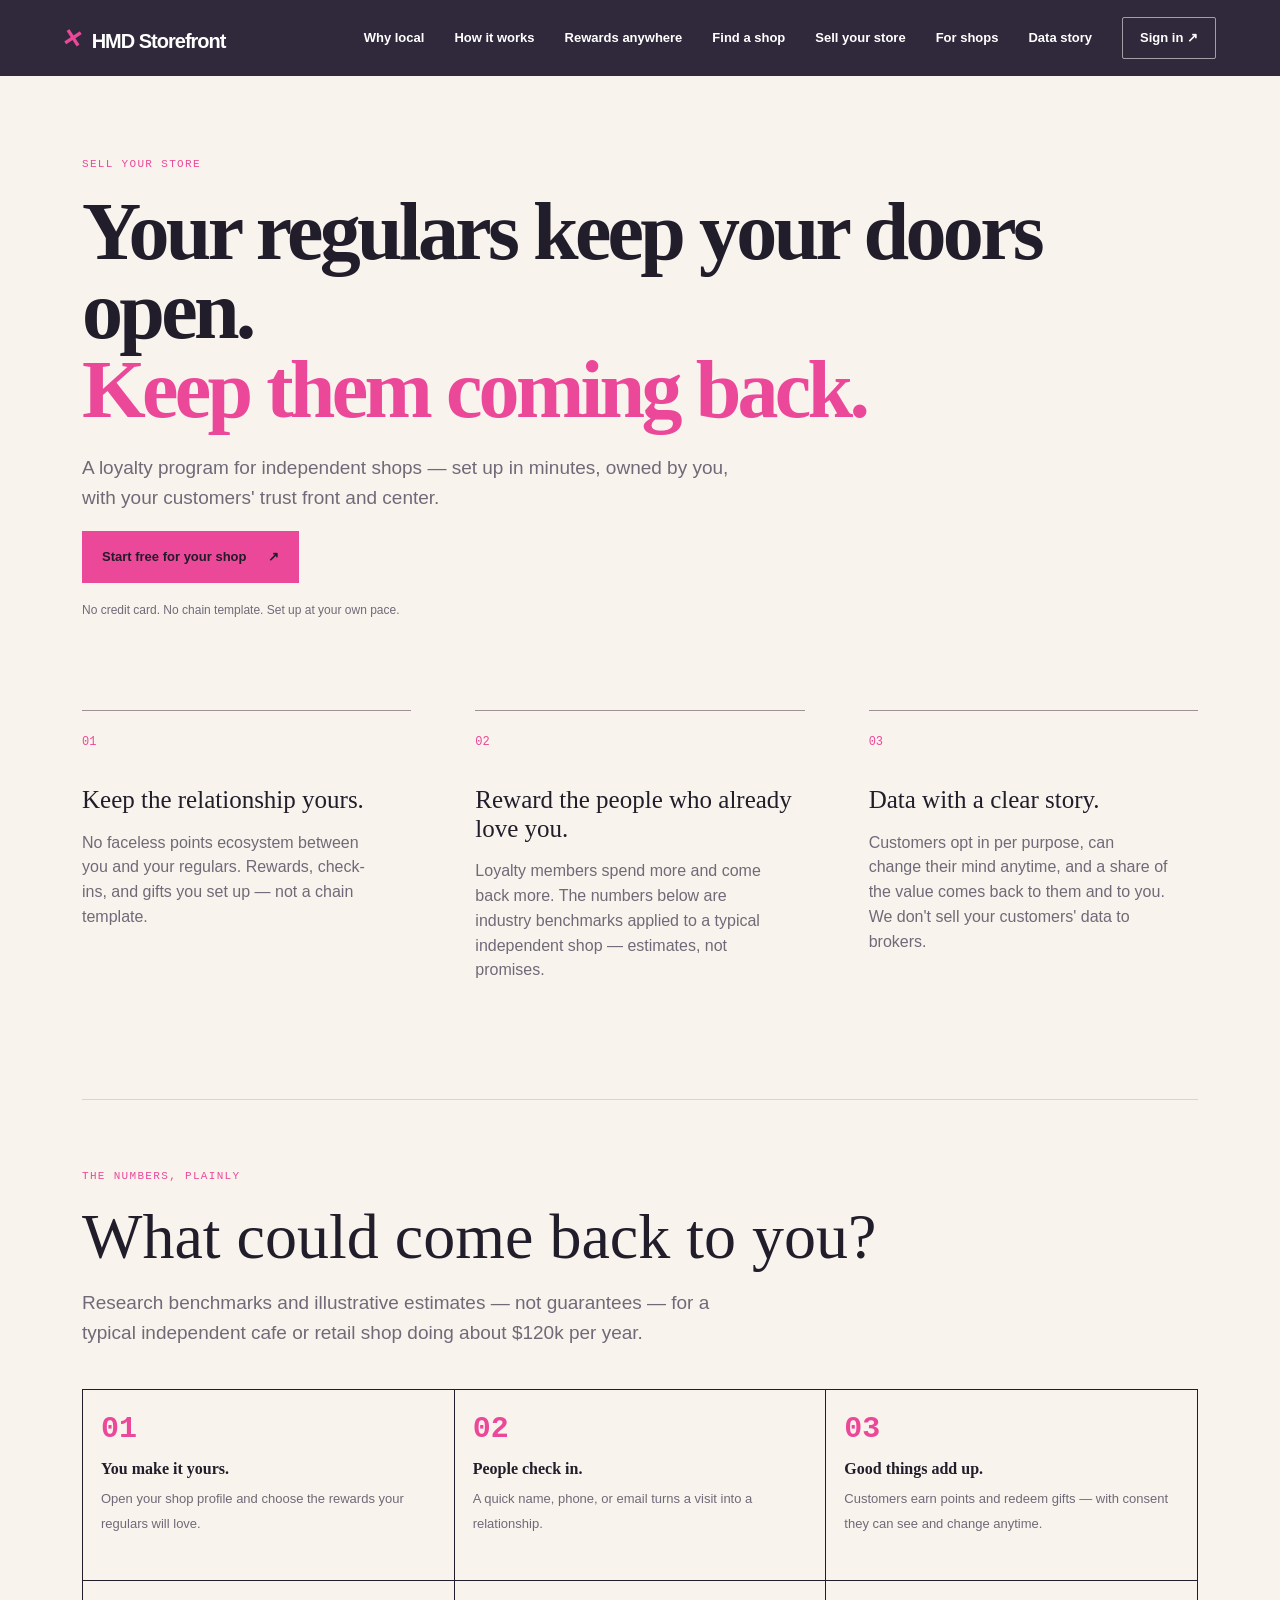
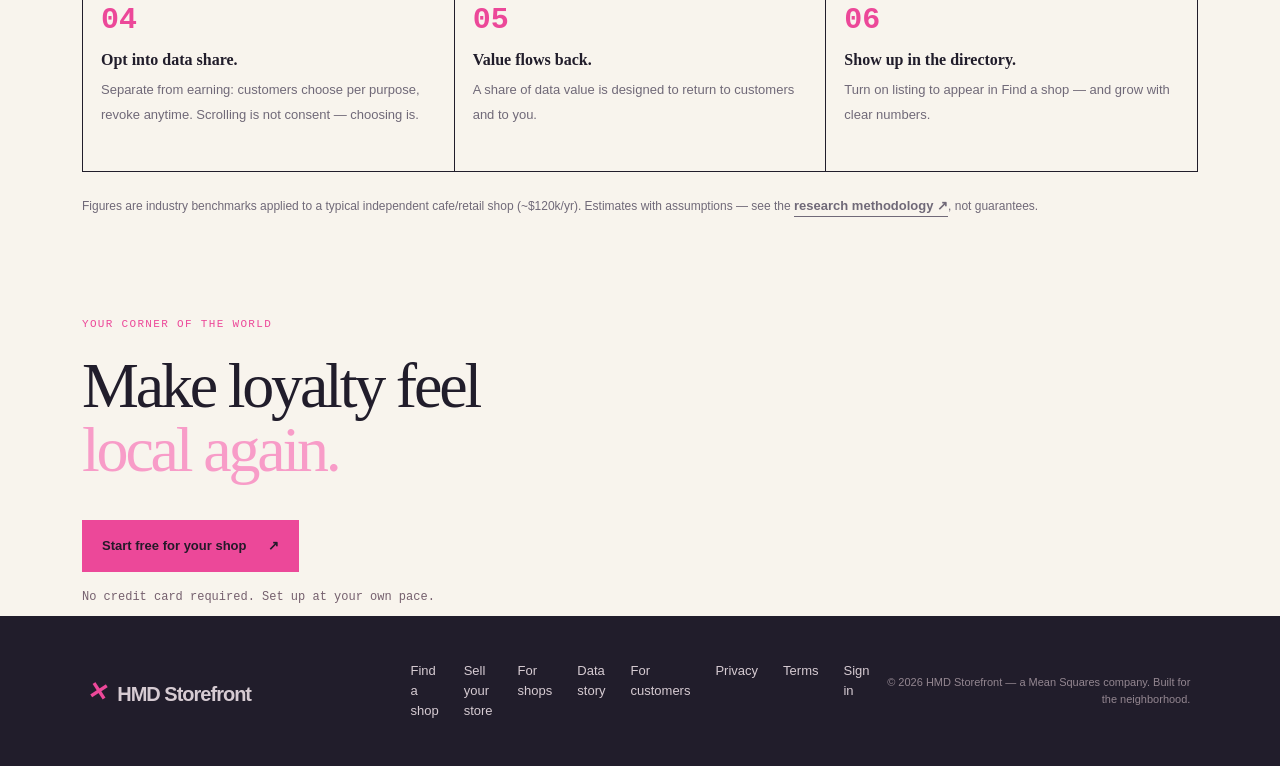
<file: join.html>
<!doctype html>
<html lang="en">
<head>
  <meta charset="utf-8"><meta name="viewport" content="width=device-width, initial-scale=1">
  <meta name="description" content="Sell your store with HMD Storefront: local loyalty tools with clear customer consent.">
  <meta property="og:type" content="website"><meta property="og:title" content="Sell your store — HMD Storefront"><meta property="og:description" content="A loyalty program for independent shops, with your customers' trust front and center."><meta property="og:url" content="https://marketing.holdmydata.store/join.html"><meta property="og:site_name" content="HMD Storefront"><link rel="canonical" href="https://marketing.holdmydata.store/join.html"><title>Sell your store — HMD Storefront</title><link rel="stylesheet" href="styles.css">
</head>
<body><header class="site-header" style="position:relative;background:#30283b"><a class="wordmark" href="index.html"><span class="mark">×</span> HMD Storefront</a><nav aria-label="Main navigation"><a href="index.html#why">Why local</a><a href="index.html#how">How it works</a><a href="rewards.html">Rewards anywhere</a><a href="directory.html">Find a shop</a><a href="join.html">Sell your store</a><a href="benefits.html">For shops</a><a href="data-story.html">Data story</a><a class="nav-cta" href="signin.html">Sign in <span>↗</span></a></nav><button class="menu" aria-label="Open menu">☰</button></header>
<main class="join-page"><section class="join-hero"><p class="eyebrow">Sell your store</p><h1>Your regulars keep your doors open.<br><em>Keep them coming back.</em></h1><p class="lead">A loyalty program for independent shops — set up in minutes, owned by you, with your customers' trust front and center.</p><a class="button button-pink" href="signin.html?role=owner">Start free for your shop <span>↗</span></a><p class="fine">No credit card. No chain template. Set up at your own pace.</p></section>
<section class="join-benefits feature-grid"><article><span class="feature-num">01</span><h3>Keep the relationship yours.</h3><p>No faceless points ecosystem between you and your regulars. Rewards, check-ins, and gifts you set up — not a chain template.</p></article><article><span class="feature-num">02</span><h3>Reward the people who already love you.</h3><p>Loyalty members spend more and come back more. The numbers below are industry benchmarks applied to a typical independent shop — estimates, not promises.</p></article><article><span class="feature-num">03</span><h3>Data with a clear story.</h3><p>Customers opt in per purpose, can change their mind anytime, and a share of the value comes back to them and to you. We don't sell your customers' data to brokers.</p></article></section>
<section class="join-numbers"><p class="eyebrow">The numbers, plainly</p><h2>What could come back to you?</h2><p class="section-lead">Research benchmarks and illustrative estimates — not guarantees — for a typical independent cafe or retail shop doing about $120k per year.</p><div class="join-journey"><article><b>01</b><p>You make it yours.</p><small>Open your shop profile and choose the rewards your regulars will love.</small></article><article><b>02</b><p>People check in.</p><small>A quick name, phone, or email turns a visit into a relationship.</small></article><article><b>03</b><p>Good things add up.</p><small>Customers earn points and redeem gifts — with consent they can see and change anytime.</small></article><article><b>04</b><p>Opt into data share.</p><small>Separate from earning: customers choose per purpose, revoke anytime. Scrolling is not consent — choosing is.</small></article><article><b>05</b><p>Value flows back.</p><small>A share of data value is designed to return to customers and to you.</small></article><article><b>06</b><p>Show up in the directory.</p><small>Turn on listing to appear in Find a shop — and grow with clear numbers.</small></article></div><p class="fine">Figures are industry benchmarks applied to a typical independent cafe/retail shop (~$120k/yr). Estimates with assumptions — see the <a class="text-link" href="benefits.html">research methodology ↗</a>, not guarantees.</p></section>

<section class="cta"><p class="eyebrow">Your corner of the world</p><h2>Make loyalty feel<br><em>local again.</em></h2><a class="button button-pink" href="signin.html?role=owner">Start free for your shop <span>↗</span></a><p class="fine">No credit card required. Set up at your own pace.</p></section></main>
<footer><a class="wordmark" href="index.html"><span class="mark">×</span> HMD Storefront</a><div><a href="directory.html">Find a shop</a><a href="join.html">Sell your store</a><a href="benefits.html">For shops</a><a href="data-story.html">Data story</a><a href="customers.html">For customers</a><a href="privacy.html">Privacy</a><a href="terms.html">Terms</a><a href="signin.html">Sign in</a></div><small>© 2026 HMD Storefront — a Mean Squares company. Built for the neighborhood.</small></footer><script src="script.js"></script></body></html>
</file>
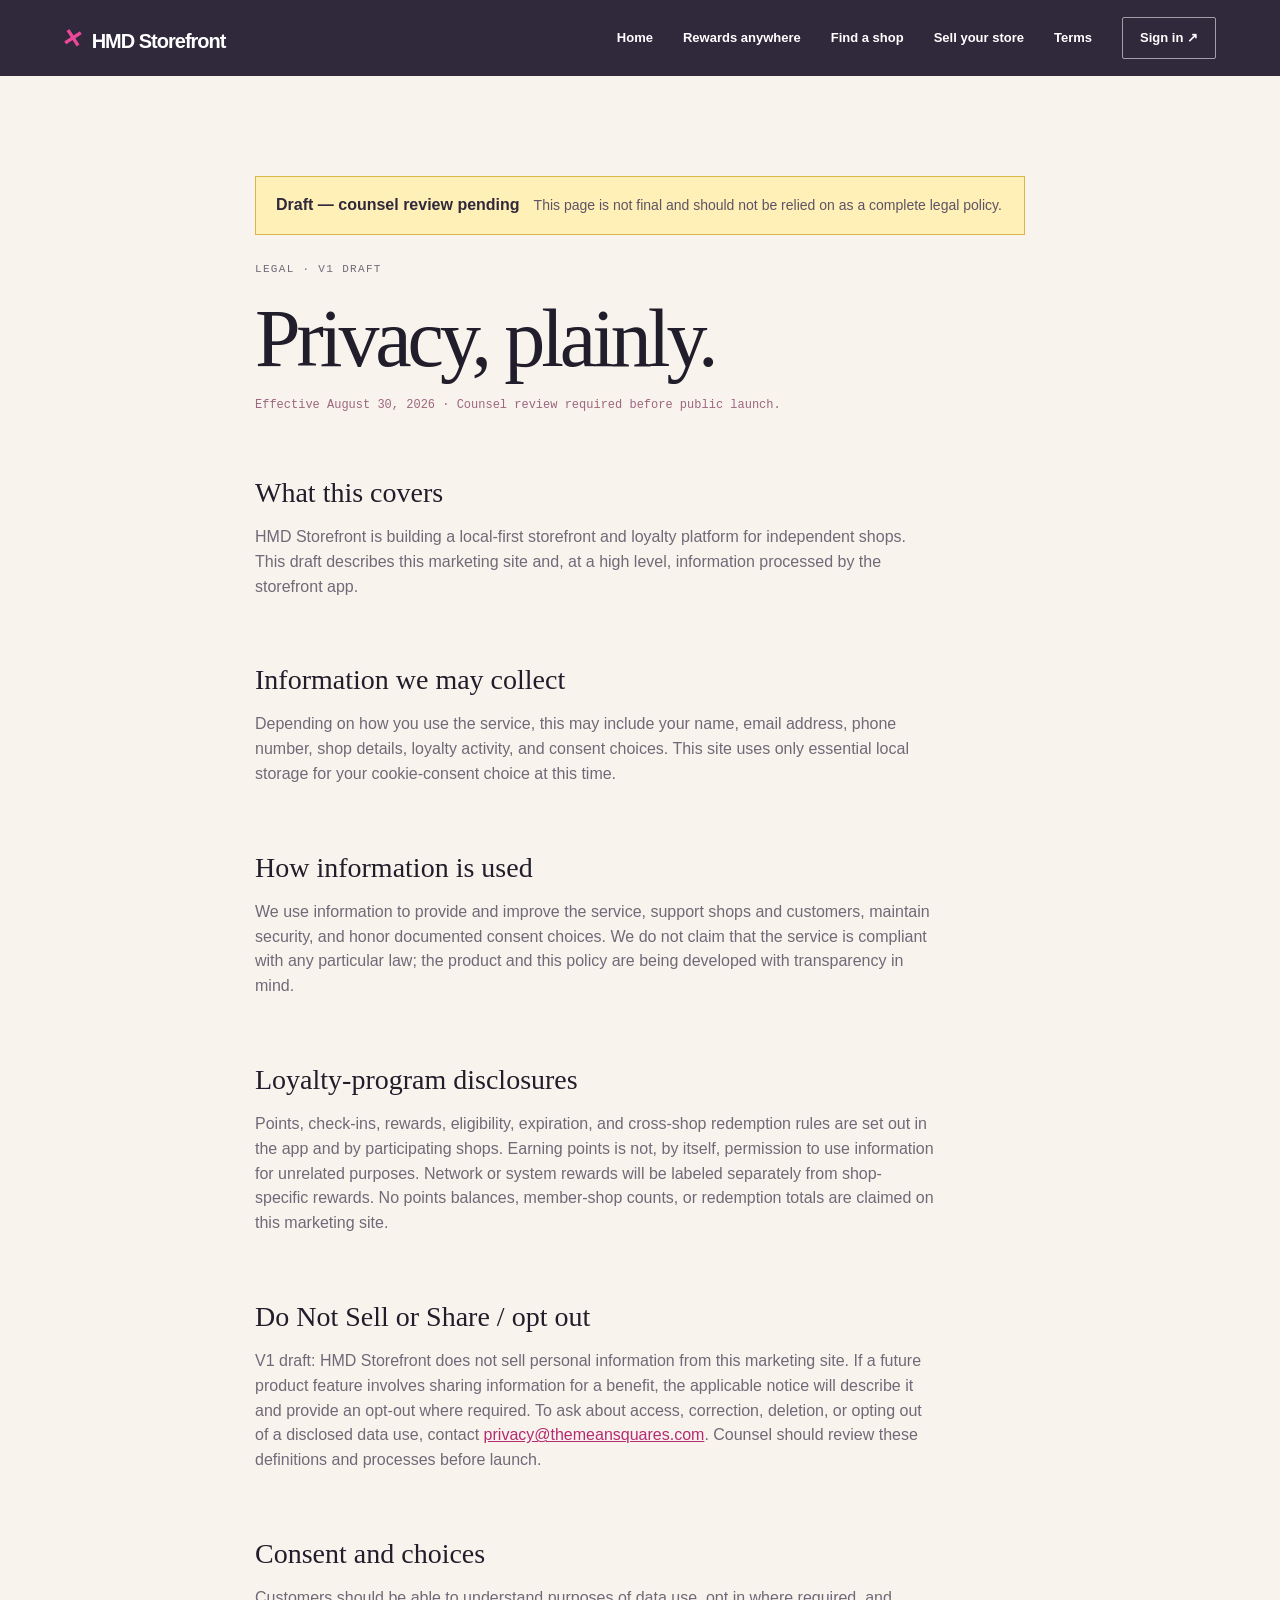
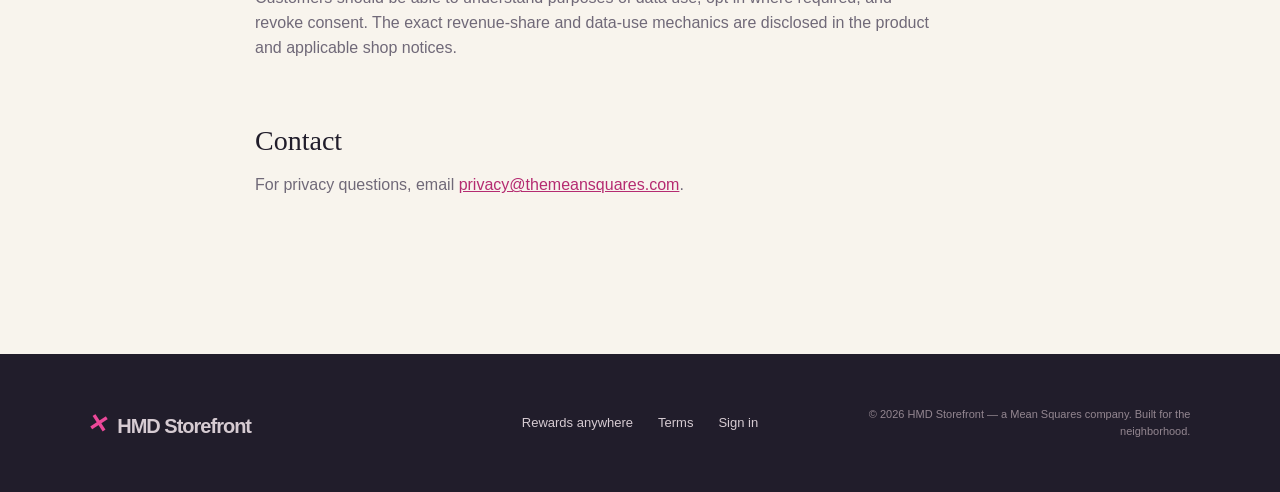
<file: privacy.html>
<!doctype html><html lang="en"><head><meta charset="utf-8"><meta name="viewport" content="width=device-width, initial-scale=1"><meta name="description" content="HMD Storefront privacy policy draft: clear information about data, consent, loyalty, and choices."><meta property="og:type" content="article"><meta property="og:title" content="Privacy Policy — HMD Storefront"><meta property="og:description" content="How HMD Storefront approaches information, consent, and customer choices."><meta property="og:url" content="https://themeansquares.com/privacy.html"><meta name="twitter:card" content="summary"><link rel="canonical" href="https://themeansquares.com/privacy.html"><title>Privacy Policy — HMD Storefront</title><link rel="stylesheet" href="styles.css"></head><body><header class="site-header" style="position:relative;background:#30283b"><a class="wordmark" href="index.html"><span class="mark">×</span> HMD Storefront</a><nav aria-label="Main navigation"><a href="index.html">Home</a><a href="rewards.html">Rewards anywhere</a><a href="directory.html">Find a shop</a><a href="join.html">Sell your store</a><a href="terms.html">Terms</a><a class="nav-cta" href="signin.html">Sign in ↗</a></nav><button class="menu" aria-label="Open menu">☰</button></header><main class="legal"><div class="draft-banner" role="status"><strong>Draft — counsel review pending</strong><span>This page is not final and should not be relied on as a complete legal policy.</span></div><p class="eyebrow">Legal · v1 draft</p><h1>Privacy, plainly.</h1><p class="legal-note">Effective August 30, 2026 · Counsel review required before public launch.</p><h2>What this covers</h2><p>HMD Storefront is building a local-first storefront and loyalty platform for independent shops. This draft describes this marketing site and, at a high level, information processed by the storefront app.</p><h2>Information we may collect</h2><p>Depending on how you use the service, this may include your name, email address, phone number, shop details, loyalty activity, and consent choices. This site uses only essential local storage for your cookie-consent choice at this time.</p><h2>How information is used</h2><p>We use information to provide and improve the service, support shops and customers, maintain security, and honor documented consent choices. We do not claim that the service is compliant with any particular law; the product and this policy are being developed with transparency in mind.</p><h2>Loyalty-program disclosures</h2><p>Points, check-ins, rewards, eligibility, expiration, and cross-shop redemption rules are set out in the app and by participating shops. Earning points is not, by itself, permission to use information for unrelated purposes. Network or system rewards will be labeled separately from shop-specific rewards. No points balances, member-shop counts, or redemption totals are claimed on this marketing site.</p><h2>Do Not Sell or Share / opt out</h2><p>V1 draft: HMD Storefront does not sell personal information from this marketing site. If a future product feature involves sharing information for a benefit, the applicable notice will describe it and provide an opt-out where required. To ask about access, correction, deletion, or opting out of a disclosed data use, contact <a href="mailto:privacy@themeansquares.com">privacy@themeansquares.com</a>. Counsel should review these definitions and processes before launch.</p><h2>Consent and choices</h2><p>Customers should be able to understand purposes of data use, opt in where required, and revoke consent. The exact revenue-share and data-use mechanics are disclosed in the product and applicable shop notices.</p><h2>Contact</h2><p>For privacy questions, email <a href="mailto:privacy@themeansquares.com">privacy@themeansquares.com</a>.</p></main><footer><a class="wordmark" href="index.html"><span class="mark">×</span> HMD Storefront</a><div><a href="rewards.html">Rewards anywhere</a><a href="terms.html">Terms</a><a href="signin.html">Sign in</a></div><small>© 2026 HMD Storefront — a Mean Squares company. Built for the neighborhood.</small></footer><script src="script.js"></script></body></html>
</file>
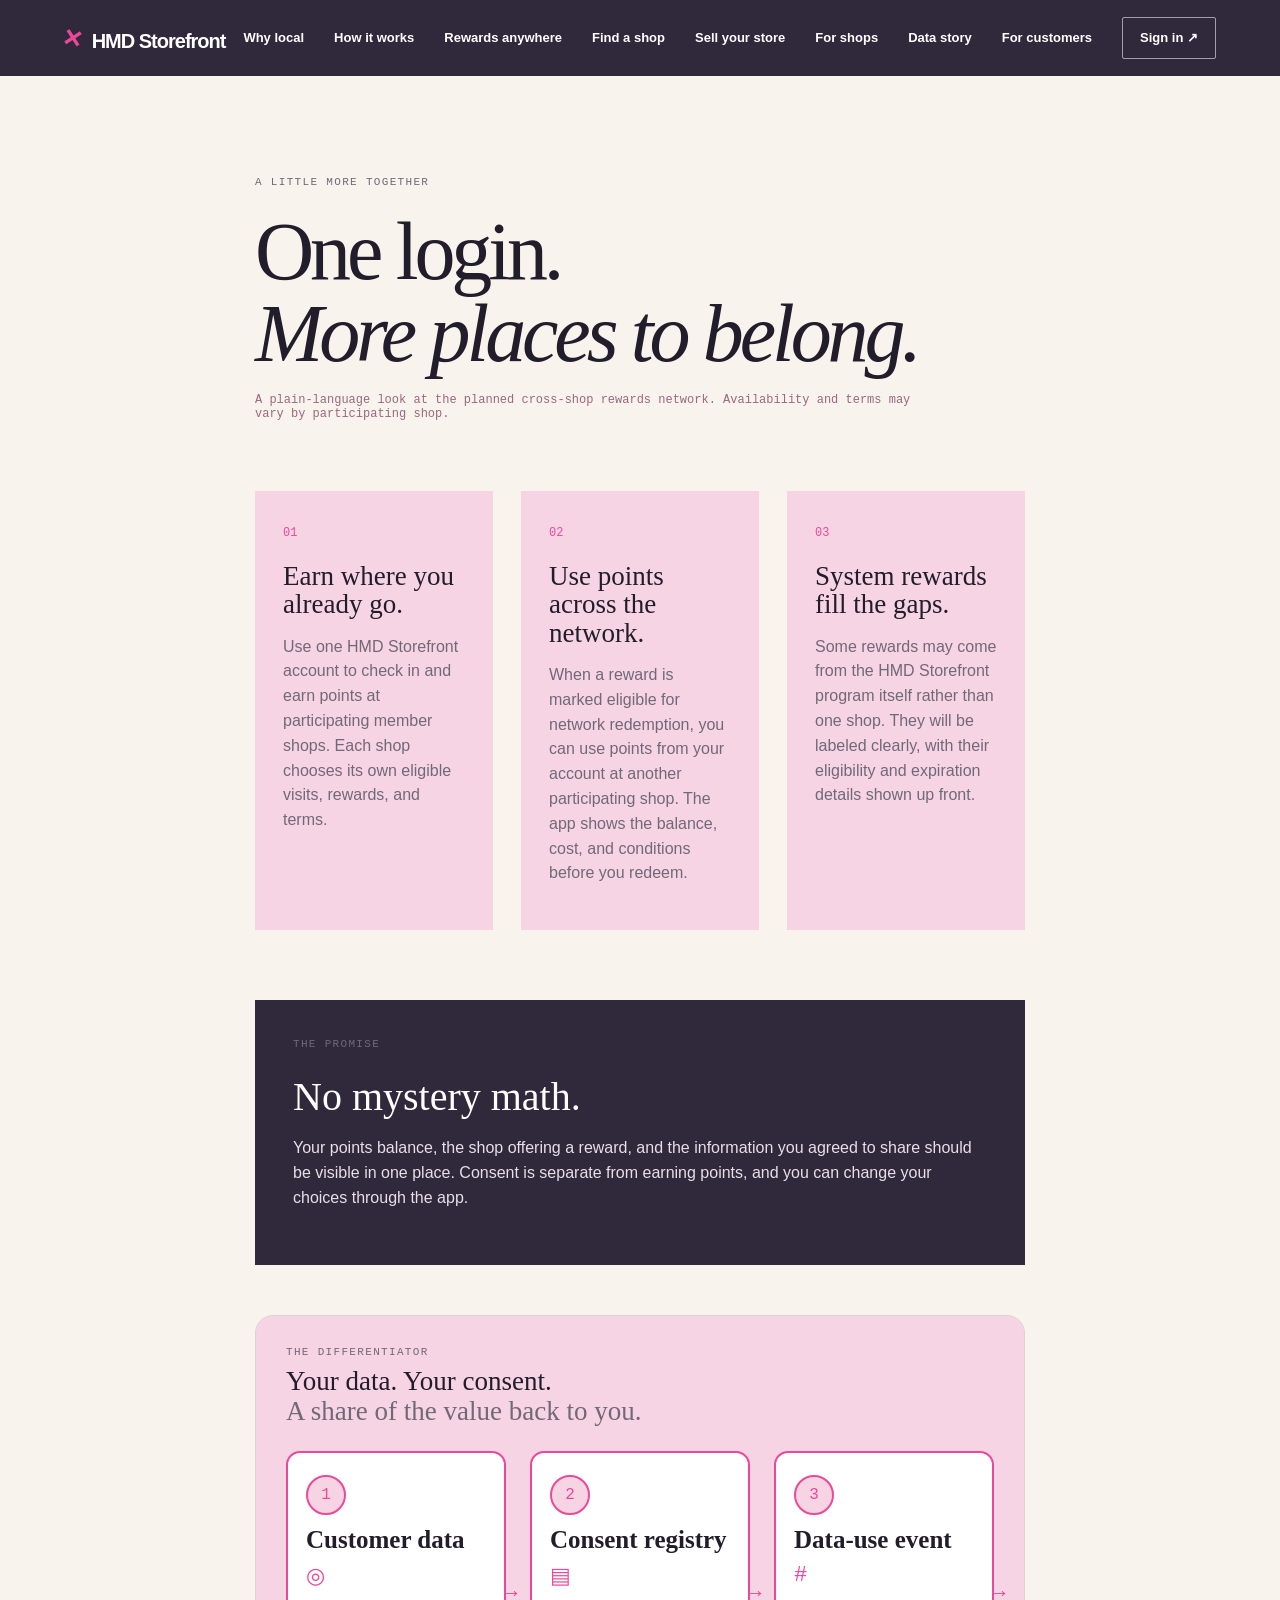
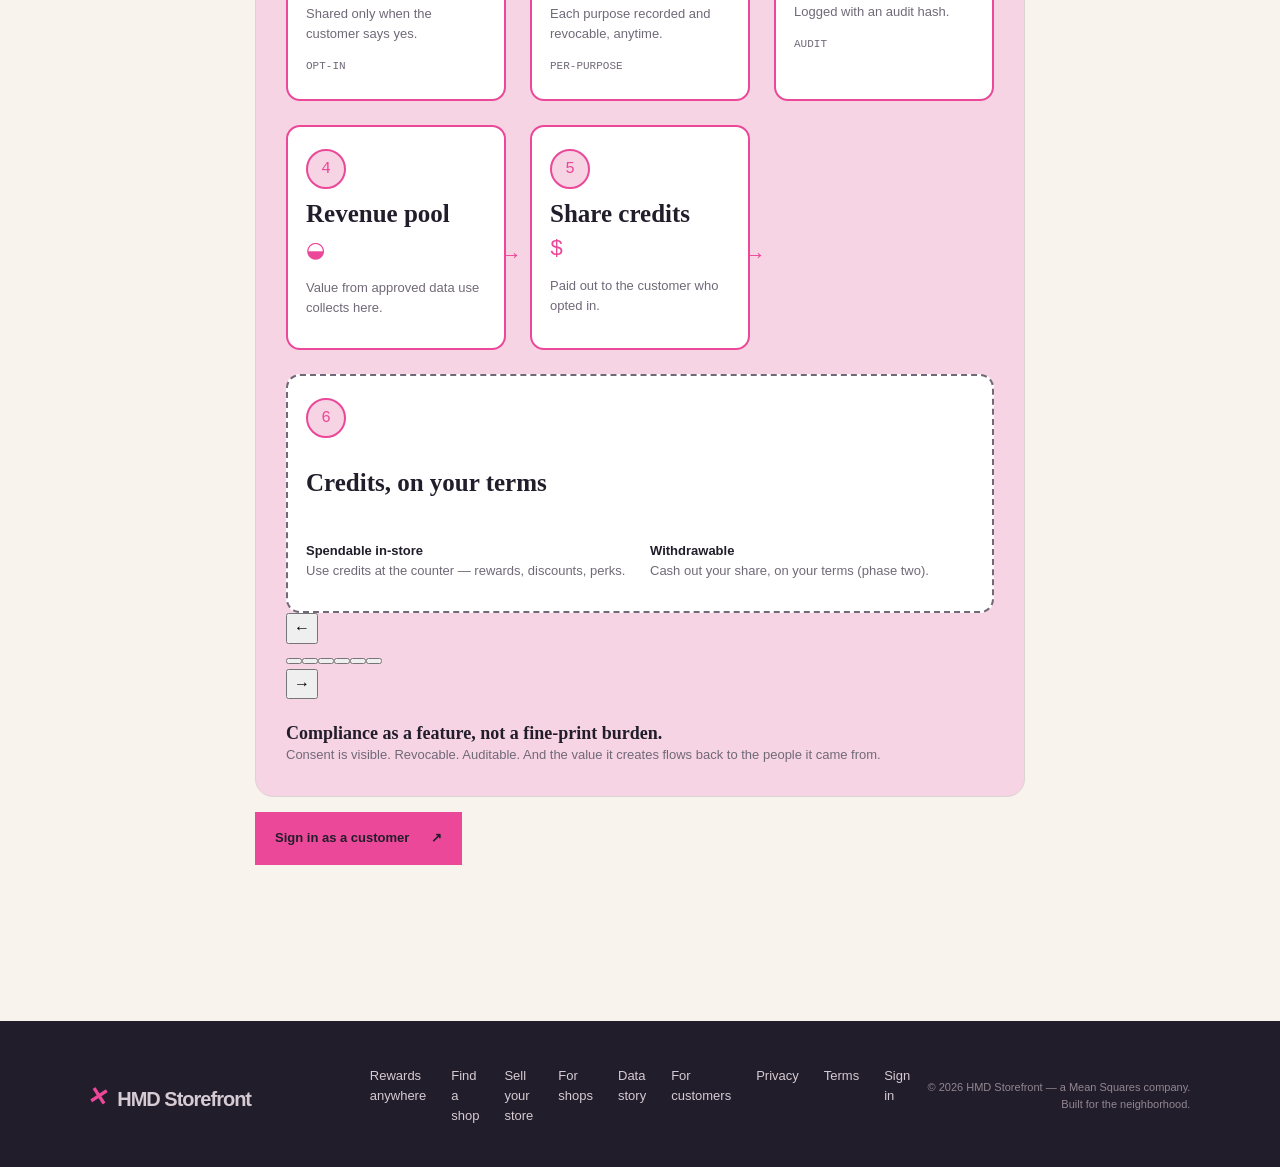
<file: rewards.html>
<!doctype html>
<html lang="en">
<head>
  <meta charset="utf-8">
  <meta name="viewport" content="width=device-width, initial-scale=1">
  <meta name="description" content="Learn how HMD Storefront makes loyalty work across participating local shops.">
  <meta property="og:type" content="article"><meta property="og:title" content="Rewards that travel with you — HMD Storefront"><meta property="og:description" content="One login, points you can earn and use across participating member shops."><meta property="og:url" content="https://marketing.holdmydata.store/rewards.html"><meta property="og:site_name" content="HMD Storefront">
  <meta name="twitter:card" content="summary"><meta name="twitter:title" content="Rewards that travel with you — HMD Storefront"><meta name="twitter:description" content="One login, points you can earn and use across participating member shops.">
  <link rel="canonical" href="https://marketing.holdmydata.store/rewards.html"><title>Rewards that travel with you — HMD Storefront</title><link rel="stylesheet" href="styles.css">
</head>
<body>
  <header class="site-header" style="position:relative;background:#30283b"><a class="wordmark" href="index.html"><span class="mark">×</span> HMD Storefront</a><nav aria-label="Main navigation"><a href="index.html#why">Why local</a><a href="index.html#how">How it works</a><a href="rewards.html">Rewards anywhere</a><a href="directory.html">Find a shop</a><a href="join.html">Sell your store</a><a href="benefits.html">For shops</a><a href="data-story.html">Data story</a><a href="customers.html">For customers</a><a class="nav-cta" href="signin.html">Sign in <span>↗</span></a></nav><button class="menu" aria-label="Open menu">☰</button></header>
  <main class="legal rewards-page"><p class="eyebrow">A little more together</p><h1>One login.<br><em>More places to belong.</em></h1><p class="legal-note">A plain-language look at the planned cross-shop rewards network. Availability and terms may vary by participating shop.</p>
    <section class="reward-explainer"><article><span class="feature-num">01</span><h2>Earn where you already go.</h2><p>Use one HMD Storefront account to check in and earn points at participating member shops. Each shop chooses its own eligible visits, rewards, and terms.</p></article><article><span class="feature-num">02</span><h2>Use points across the network.</h2><p>When a reward is marked eligible for network redemption, you can use points from your account at another participating shop. The app shows the balance, cost, and conditions before you redeem.</p></article><article><span class="feature-num">03</span><h2>System rewards fill the gaps.</h2><p>Some rewards may come from the HMD Storefront program itself rather than one shop. They will be labeled clearly, with their eligibility and expiration details shown up front.</p></article></section>
    <section class="legal-callout"><p class="eyebrow">The promise</p><h2>No mystery math.</h2><p>Your points balance, the shop offering a reward, and the information you agreed to share should be visible in one place. Consent is separate from earning points, and you can change your choices through the app.</p></section>
    <div class="diagram-stage consent-stage" data-diagram aria-label="How consent and revenue sharing work: customer data opt-in flows to a per-purpose revocable consent registry, data-use events carry an audit hash, value flows into a revenue pool and back to customers as spendable or withdrawable credits."><div class="diagram-heading"><p class="eyebrow">The differentiator</p><h2>Your data. Your consent.<br><em>A share of the value back to you.</em></h2></div><div class="diagram-carousel"><article class="diagram-panel"><b>1</b><h3>Customer data</h3><span class="node-icon">◎</span><p>Shared only when the customer says yes.</p><small>OPT-IN</small></article><article class="diagram-panel"><b>2</b><h3>Consent registry</h3><span class="node-icon">▤</span><p>Each purpose recorded and revocable, anytime.</p><small>PER-PURPOSE</small></article><article class="diagram-panel"><b>3</b><h3>Data-use event</h3><span class="node-icon">#</span><p>Logged with an audit hash.</p><small>AUDIT</small></article><article class="diagram-panel"><b>4</b><h3>Revenue pool</h3><span class="node-icon">◒</span><p>Value from approved data use collects here.</p></article><article class="diagram-panel"><b>5</b><h3>Share credits</h3><span class="node-icon">$</span><p>Paid out to the customer who opted in.</p></article><article class="diagram-panel phase-panel" data-speed=".28"><b>6</b><h3>Credits, on your terms</h3><p><strong>Spendable in-store</strong><br>Use credits at the counter — rewards, discounts, perks.</p><p><strong>Withdrawable</strong><br>Cash out your share, on your terms (phase two).</p></article></div><div class="diagram-controls"><button type="button" data-carousel-prev aria-label="Previous consent step">←</button><div class="diagram-dots" role="tablist" aria-label="Consent and revenue sharing steps"></div><button type="button" data-carousel-next aria-label="Next consent step">→</button></div><p class="diagram-caption"><strong>Compliance as a feature, not a fine-print burden.</strong><br>Consent is visible. Revocable. Auditable. And the value it creates flows back to the people it came from.</p></div>
    <p><a class="button button-pink" href="signin.html?role=customer">Sign in as a customer <span>↗</span></a></p>
  </main>
  <footer><a class="wordmark" href="index.html"><span class="mark">×</span> HMD Storefront</a><div><a href="rewards.html">Rewards anywhere</a><a href="directory.html">Find a shop</a><a href="join.html">Sell your store</a><a href="benefits.html">For shops</a><a href="data-story.html">Data story</a><a href="customers.html">For customers</a><a href="privacy.html">Privacy</a><a href="terms.html">Terms</a><a href="signin.html">Sign in</a></div><small>© 2026 HMD Storefront — a Mean Squares company. Built for the neighborhood.</small></footer><script src="script.js"></script>
</body></html>
</file>
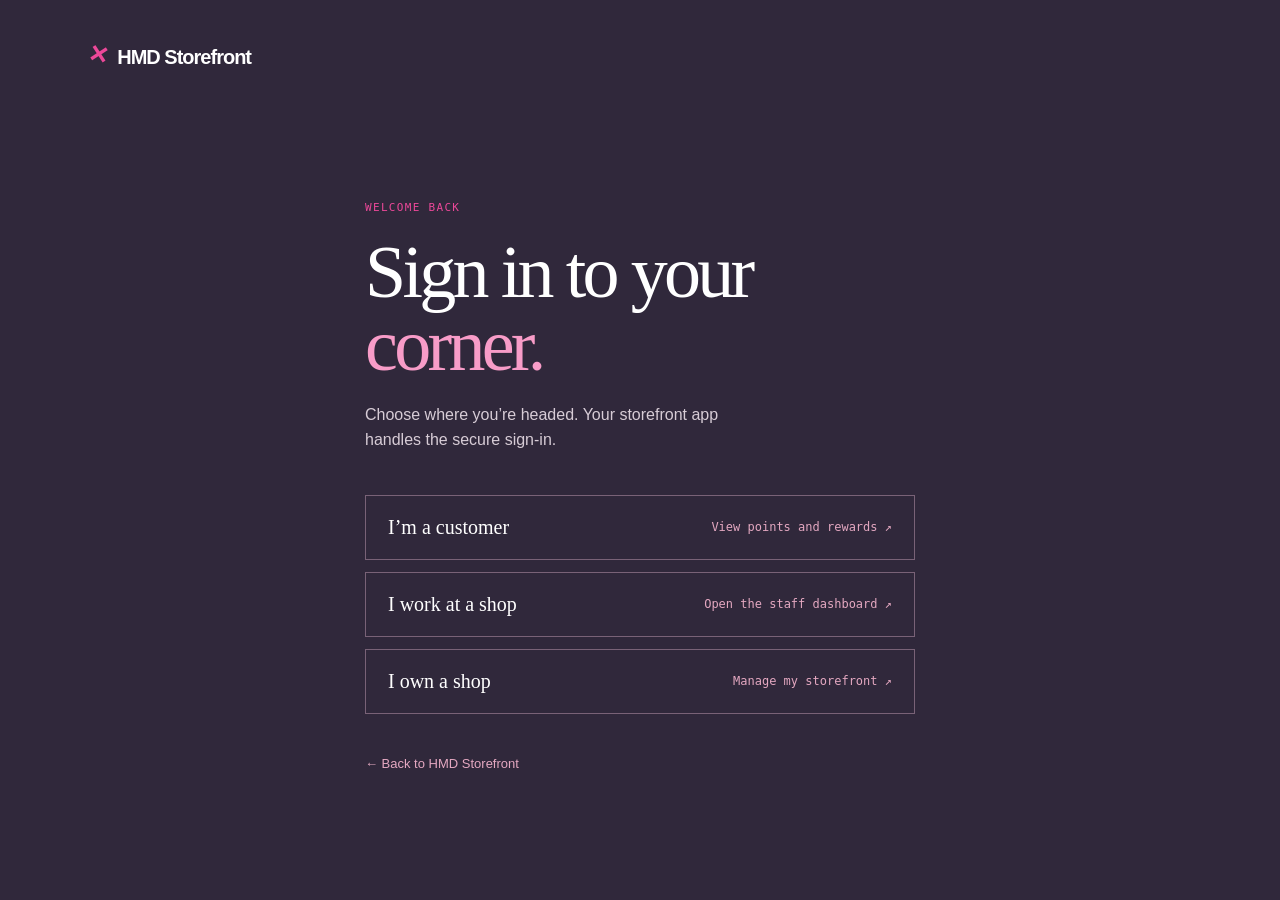
<file: signin.html>
<!doctype html><html lang="en"><head><meta charset="utf-8"><meta name="viewport" content="width=device-width,initial-scale=1"><meta name="description" content="Sign in to HMD Storefront as a customer, shop staff member, or shop owner."><meta property="og:type" content="website"><meta property="og:title" content="Sign in — HMD Storefront"><meta property="og:description" content="Choose your HMD Storefront destination."><meta property="og:url" content="https://marketing.holdmydata.store/signin.html"><meta name="twitter:card" content="summary"><link rel="canonical" href="https://marketing.holdmydata.store/signin.html"><title>Sign in — HMD Storefront</title><link rel="stylesheet" href="styles.css"></head><body class="auth-page"><header class="auth-header"><a class="wordmark" href="index.html"><span class="mark">×</span> HMD Storefront</a></header><main class="auth-card"><p class="eyebrow">Welcome back</p><h1>Sign in to your<br><em>corner.</em></h1><p class="auth-copy">Choose where you’re headed. Your storefront app handles the secure sign-in.</p><div class="role-links"><a href="https://storefront.holdmydata.store/login?role=customer"><strong>I’m a customer</strong><span>View points and rewards ↗</span></a><a href="https://storefront.holdmydata.store/login?role=staff"><strong>I work at a shop</strong><span>Open the staff dashboard ↗</span></a><a href="https://storefront.holdmydata.store/login?role=owner"><strong>I own a shop</strong><span>Manage my storefront ↗</span></a></div><p class="back"><a href="index.html">← Back to HMD Storefront</a></p></main></body></html>
</file>
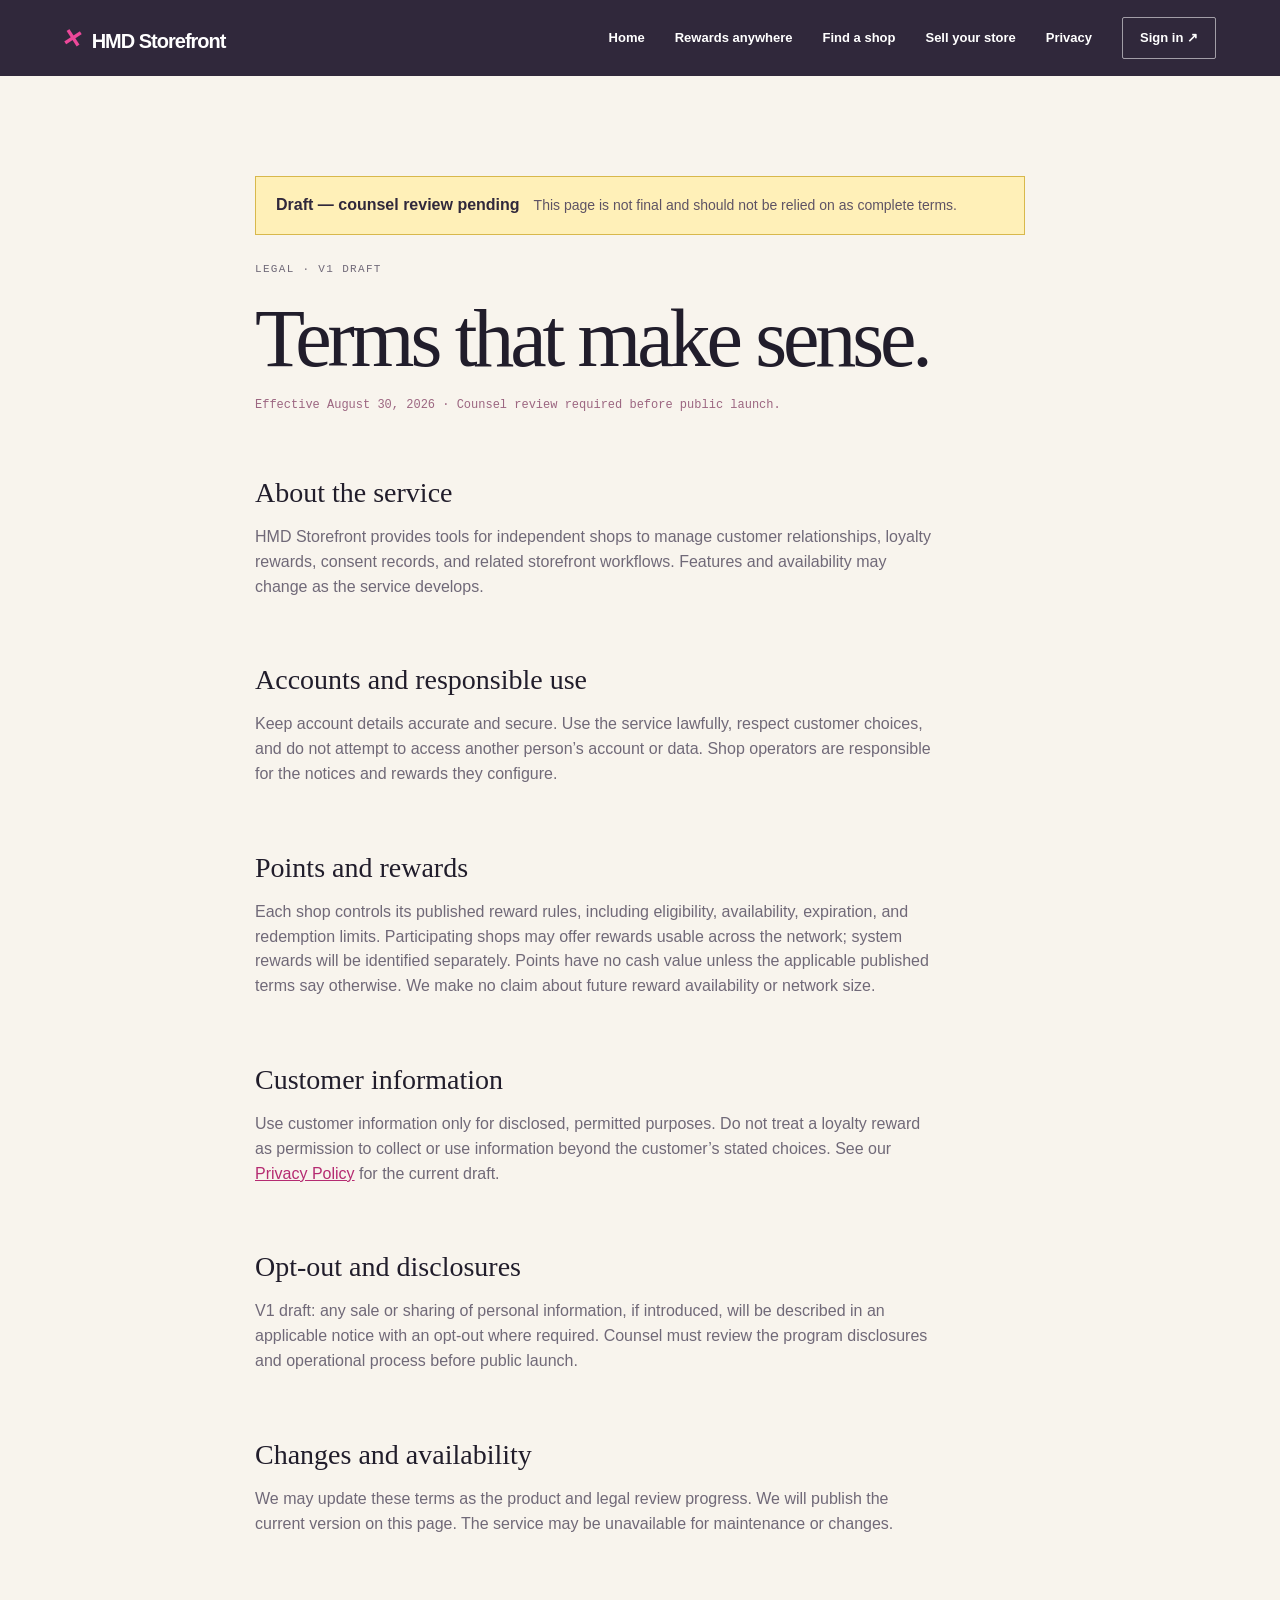
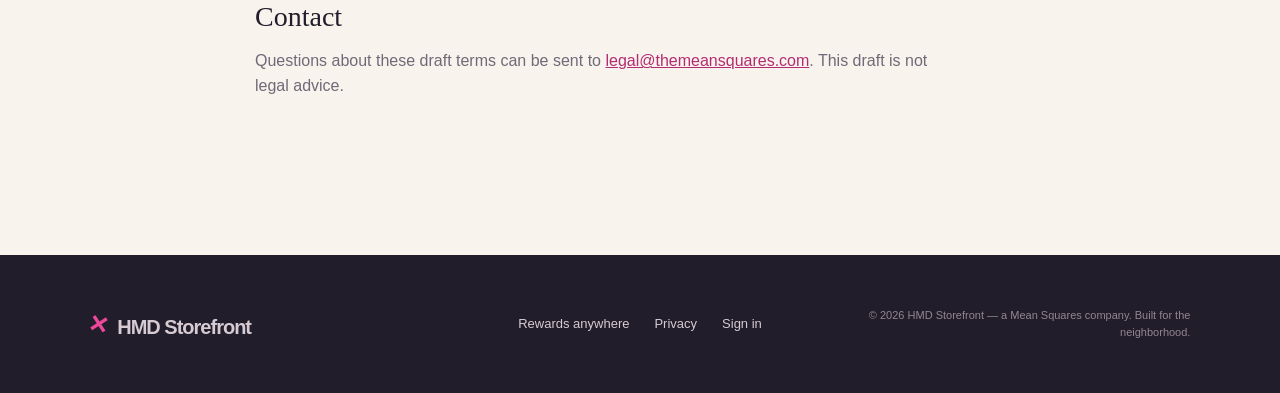
<file: terms.html>
<!doctype html><html lang="en"><head><meta charset="utf-8"><meta name="viewport" content="width=device-width, initial-scale=1"><meta name="description" content="HMD Storefront terms of service draft for shops and customers."><meta property="og:type" content="article"><meta property="og:title" content="Terms of Service — HMD Storefront"><meta property="og:description" content="Plain-language terms for the HMD Storefront local loyalty platform."><meta property="og:url" content="https://themeansquares.com/terms.html"><meta name="twitter:card" content="summary"><link rel="canonical" href="https://themeansquares.com/terms.html"><title>Terms of Service — HMD Storefront</title><link rel="stylesheet" href="styles.css"></head><body><header class="site-header" style="position:relative;background:#30283b"><a class="wordmark" href="index.html"><span class="mark">×</span> HMD Storefront</a><nav aria-label="Main navigation"><a href="index.html">Home</a><a href="rewards.html">Rewards anywhere</a><a href="directory.html">Find a shop</a><a href="join.html">Sell your store</a><a href="privacy.html">Privacy</a><a class="nav-cta" href="signin.html">Sign in ↗</a></nav><button class="menu" aria-label="Open menu">☰</button></header><main class="legal"><div class="draft-banner" role="status"><strong>Draft — counsel review pending</strong><span>This page is not final and should not be relied on as complete terms.</span></div><p class="eyebrow">Legal · v1 draft</p><h1>Terms that make sense.</h1><p class="legal-note">Effective August 30, 2026 · Counsel review required before public launch.</p><h2>About the service</h2><p>HMD Storefront provides tools for independent shops to manage customer relationships, loyalty rewards, consent records, and related storefront workflows. Features and availability may change as the service develops.</p><h2>Accounts and responsible use</h2><p>Keep account details accurate and secure. Use the service lawfully, respect customer choices, and do not attempt to access another person’s account or data. Shop operators are responsible for the notices and rewards they configure.</p><h2>Points and rewards</h2><p>Each shop controls its published reward rules, including eligibility, availability, expiration, and redemption limits. Participating shops may offer rewards usable across the network; system rewards will be identified separately. Points have no cash value unless the applicable published terms say otherwise. We make no claim about future reward availability or network size.</p><h2>Customer information</h2><p>Use customer information only for disclosed, permitted purposes. Do not treat a loyalty reward as permission to collect or use information beyond the customer’s stated choices. See our <a href="privacy.html">Privacy Policy</a> for the current draft.</p><h2>Opt-out and disclosures</h2><p>V1 draft: any sale or sharing of personal information, if introduced, will be described in an applicable notice with an opt-out where required. Counsel must review the program disclosures and operational process before public launch.</p><h2>Changes and availability</h2><p>We may update these terms as the product and legal review progress. We will publish the current version on this page. The service may be unavailable for maintenance or changes.</p><h2>Contact</h2><p>Questions about these draft terms can be sent to <a href="mailto:legal@themeansquares.com">legal@themeansquares.com</a>. This draft is not legal advice.</p></main><footer><a class="wordmark" href="index.html"><span class="mark">×</span> HMD Storefront</a><div><a href="rewards.html">Rewards anywhere</a><a href="privacy.html">Privacy</a><a href="signin.html">Sign in</a></div><small>© 2026 HMD Storefront — a Mean Squares company. Built for the neighborhood.</small></footer><script src="script.js"></script></body></html>
</file>
<file: styles.css>
:root{--ink:#211d2b;--muted:#706978;--paper:#f8f4ed;--pink:#ec4899;--blush:#f7d4e3;--line:#dcd4d2;--serif:'Fraunces',Georgia,serif;--sans:'Inter',Arial,sans-serif;--mono:'DM Mono',monospace}*{box-sizing:border-box}html{scroll-behavior:smooth}body{margin:0;color:var(--ink);background:var(--paper);font:16px/1.55 var(--sans)}a{color:inherit;text-decoration:none}button{font:inherit}.site-header{height:76px;padding:0 clamp(22px,5vw,76px);display:flex;align-items:center;justify-content:space-between;position:absolute;z-index:10;top:0;width:100%;color:#fff}.wordmark{font-weight:700;letter-spacing:-.05em;font-size:20px}.mark{color:var(--pink);font-size:31px;display:inline-block;transform:rotate(12deg);margin-right:6px}.site-header nav{display:flex;align-items:center;gap:30px;font-size:13px;font-weight:600}.nav-cta{border:1px solid rgba(255,255,255,.55);padding:10px 17px;border-radius:2px}.menu{display:none;background:none;border:0;color:#fff;font-size:22px}.hero{min-height:720px;height:92vh;position:relative;overflow:hidden;background:#30283b;color:#fff}.hero:after{content:'';position:absolute;inset:0;background:linear-gradient(90deg,rgba(20,15,28,.95) 0%,rgba(25,18,32,.62) 47%,rgba(25,18,32,.15));pointer-events:none}.layer{will-change:transform}.hero-wash{position:absolute;inset:-15%;background:radial-gradient(ellipse at 60% 40%,#9a4b72 0,transparent 42%),radial-gradient(ellipse at 90% 100%,#483869 0,transparent 50%);opacity:.8}.hero-grid{position:absolute;inset:0;opacity:.15;background-image:linear-gradient(110deg,transparent 0 49%,#f7d4e3 49.2% 49.5%,transparent 49.7%),linear-gradient(22deg,transparent 0 68%,#f7d4e3 68.2% 68.4%,transparent 68.6%);background-size:180px 180px}.hero-copy{position:relative;z-index:3;padding:clamp(150px,22vh,220px) 7vw 60px;max-width:750px}.eyebrow{font:500 11px/1.2 var(--mono);text-transform:uppercase;letter-spacing:.12em;color:var(--pink);margin:0 0 22px}.hero h1{font:700 clamp(52px,7vw,100px)/.95 var(--serif);letter-spacing:-.055em;margin:0 0 28px}.hero h1 em,h2 em{font-style:normal;color:#f89cc8}.hero-text{font-size:18px;line-height:1.5;max-width:470px;color:#ded6df}.hero-actions{display:flex;align-items:center;gap:27px;margin-top:38px}.button{display:inline-flex;gap:22px;align-items:center;padding:15px 19px;font-weight:600;font-size:13px;border:1px solid var(--pink);transition:.2s}.button-pink{background:var(--pink);color:#241a29}.button:hover{transform:translateY(-2px);box-shadow:4px 4px 0 #241a29}.text-link{font-weight:600;font-size:13px;border-bottom:1px solid currentColor;padding-bottom:3px}.text-link span{margin-left:14px;color:var(--pink)}.shop-scene{position:absolute;z-index:2;right:-3%;bottom:0;width:59%;height:70%;}.sun{position:absolute;width:210px;height:210px;border-radius:50%;background:#ed9b9f;top:2%;left:40%;opacity:.7}.cloud{position:absolute;border-radius:50%;background:#e8bcc8;opacity:.22;width:200px;height:35px;top:25%;left:4%;filter:blur(5px)}.cloud-two{top:16%;left:63%;width:160px}.building{position:absolute;width:min(500px,65%);height:65%;bottom:7%;left:22%;background:#bf8090;transform:skewY(-2deg);box-shadow:18px 18px 0 rgba(0,0,0,.2)}.awning{height:15%;position:absolute;top:23%;left:-4%;width:108%;background:repeating-linear-gradient(90deg,#f4d6d6 0 32px,#653950 32px 64px);transform:skewY(3deg)}.window{position:absolute;top:40%;left:9%;width:48%;height:37%;background:#2b3340;border:9px solid #efd9cd;display:flex;align-items:center;justify-content:center}.cat{font-size:130px;color:#ecb1c0;transform:rotate(-15deg)}.plant{position:absolute;right:8%;bottom:2%;font-size:62px;color:#a8c0a6}.door{position:absolute;right:8%;bottom:0;width:25%;height:45%;background:#493342;border:7px solid #e7cfc8}.sign{position:absolute;right:-19%;top:42%;background:#f0c6ce;color:#3d273b;padding:14px 22px;font:500 14px/1.15 var(--mono);transform:rotate(7deg);box-shadow:5px 6px 0 rgba(0,0,0,.14)}.ground{position:absolute;bottom:0;left:-30%;width:160%;height:9%;background:#1c202e;transform:rotate(-3deg)}.scene-note{position:absolute;right:4%;bottom:2%;z-index:2;color:#eddfe5;font:12px/1.3 var(--mono)}.scroll-cue{position:absolute;z-index:4;bottom:28px;right:7vw;font:11px var(--mono);color:#e7dce4}.scroll-cue span{display:inline-block;width:6px;height:6px;border-radius:50%;background:var(--pink);margin-right:8px}.strip{background:var(--pink);padding:15px 7vw;display:flex;justify-content:space-between;align-items:center;color:#321d2b;font:11px var(--mono);text-transform:uppercase;letter-spacing:.07em}.scribble{font-size:20px}.section{padding:clamp(80px,12vw,160px) 12vw}.split{display:grid;grid-template-columns:1fr 1fr;gap:13vw}.section h2,.cta h2{font:500 clamp(38px,5vw,68px)/1 var(--serif);letter-spacing:-.05em;margin:0}.copy{max-width:470px;color:var(--muted);padding-top:35px}.copy p{margin:0 0 25px}.copy strong{color:var(--ink)}.feature-section{padding:100px 7vw 150px;background:#e9e0dc}.section-intro{max-width:620px}.feature-grid{display:grid;grid-template-columns:repeat(3,1fr);gap:5vw;margin-top:90px}.feature-grid article{border-top:1px solid #9f9297;padding-top:17px}.feature-num{font:12px var(--mono);color:var(--pink)}h3{font:500 25px/1.15 var(--serif);margin:33px 0 14px}.feature-grid p,.step p{color:var(--muted);max-width:300px}.how{background:#f8f4ed;padding-left:7vw;padding-right:7vw}.steps{display:grid;grid-template-columns:repeat(4,1fr);gap:25px;margin-top:80px}.step{border-top:1px solid var(--line);padding-top:15px}.step b{font:18px var(--serif);color:var(--pink)}.step h3{font-size:21px;margin-top:34px}cta{text-align:center;padding:150px 20px;background:var(--blush)}.cta h2{margin:0 auto 38px}.cta .fine{font:12px var(--mono);color:#75606e;margin-top:18px}footer{padding:45px 7vw;display:grid;grid-template-columns:1fr 1fr 1fr;align-items:center;background:#211d2b;color:#d6cbd2}footer div{display:flex;justify-content:center;gap:25px;font-size:13px}footer small{text-align:right;font-size:11px;color:#938690}.cookie{position:fixed;z-index:20;bottom:18px;left:18px;right:18px;background:#fff;color:var(--ink);box-shadow:0 8px 30px #211d2b35;border:1px solid var(--line);padding:17px 22px;display:flex;align-items:center;justify-content:space-between;gap:20px;font-size:13px}.cookie strong{font:500 18px var(--serif)}.cookie p{margin:3px 0 0;color:var(--muted)}.cookie a{color:#b52b71;text-decoration:underline}.cookie button{background:var(--ink);color:#fff;border:0;padding:10px 17px;cursor:pointer}.auth-page{min-height:100vh;background:#30283b;color:#fff}.auth-header{padding:30px 7vw}.auth-card{max-width:600px;margin:7vh auto;padding:30px 25px 100px}.auth-card h1{font:500 clamp(45px,7vw,74px)/.98 var(--serif);letter-spacing:-.05em;margin:0 0 22px}.auth-card em{color:#f89cc8;font-style:normal}.auth-copy{color:#d7ccd6;max-width:390px;margin-bottom:42px}.role-links{display:grid;gap:12px}.role-links a{display:flex;justify-content:space-between;align-items:center;border:1px solid #796277;padding:20px 22px;transition:.2s}.role-links a:hover{border-color:var(--pink);background:#493342;transform:translateX(4px)}.role-links strong{font:500 20px var(--serif)}.role-links span{font:12px var(--mono);color:#e4a8c1}.back{font-size:13px;margin-top:40px;color:#e4a8c1}.back a:hover{text-decoration:underline}.legal{max-width:820px;margin:0 auto;padding:100px 25px 140px}.legal h1{font:500 clamp(48px,7vw,82px)/1 var(--serif);letter-spacing:-.05em;margin:0 0 18px}.legal h2{font:500 28px var(--serif);margin:65px 0 12px}.legal p{max-width:680px;color:var(--muted)}.legal-note{font:12px var(--mono);color:#9c6681!important}.legal a{color:#b52b71;text-decoration:underline}@media(max-width:720px){.site-header nav{display:none}.menu{display:block}.hero{min-height:760px}.hero-copy{padding:140px 25px 40px}.hero h1{font-size:55px}.hero-text{font-size:16px}.shop-scene{width:115%;height:45%;right:-24%;bottom:0;opacity:.85}.building{left:23%;height:74%}.scene-note{display:none}.scroll-cue{right:25px}.strip{overflow:hidden;gap:20px;justify-content:flex-start;white-space:nowrap}.strip span:nth-of-type(2),.strip span:nth-of-type(3){display:none}.split{grid-template-columns:1fr;gap:35px}.section{padding:85px 25px}.feature-section,.how{padding:85px 25px}.feature-grid,.steps{grid-template-columns:1fr;gap:40px;margin-top:55px}.cta{padding:100px 25px}.cta{padding:100px 25px}.cta h2{font-size:52px}footer{grid-template-columns:1fr;gap:25px;padding:40px 25px}footer div{flex-wrap:wrap;gap:10px 12px;min-width:0}footer div,footer small{text-align:left;justify-content:flex-start}footer small{min-width:0}.cookie{align-items:flex-start;flex-direction:column;bottom:0;left:0;right:0}.cookie button{width:100%}}
/* Local discovery map and explainer layouts */
.map-section{background:var(--blush)}
.map-placeholder{min-height:360px;position:relative;overflow:hidden;background-color:#e9d9d8;background-image:linear-gradient(28deg,transparent 48%,rgba(255,255,255,.7) 49% 51%,transparent 52%),linear-gradient(118deg,transparent 47%,rgba(255,255,255,.65) 48% 50%,transparent 51%);background-size:180px 150px;border:1px solid var(--line)}
.map-line{position:absolute;height:2px;background:rgba(112,105,120,.28);transform:rotate(-20deg);width:80%}.line-a{top:32%;left:-8%}.line-b{top:63%;left:28%;transform:rotate(18deg)}
.map-pin{position:absolute;color:var(--pink);font-size:28px;font-weight:700;text-shadow:0 1px 0 #fff}.pin-a{top:25%;left:28%}.pin-b{top:48%;left:62%}.pin-c{top:70%;left:44%}.map-label{position:absolute;right:24px;bottom:22px;padding:15px 18px;background:rgba(248,244,237,.9);font-size:13px;color:var(--muted)}.map-label strong{color:var(--ink)}
.reward-explainer{display:grid;grid-template-columns:repeat(3,1fr);gap:28px;margin:70px 0}.reward-explainer article{padding:28px;background:var(--blush)}.reward-explainer h2{font:500 27px/1.05 var(--serif);margin:18px 0 12px}.reward-explainer p{color:var(--muted)}.legal-callout{padding:38px;margin:30px 0 50px;background:#30283b;color:#fff}.legal-callout h2{font:500 40px var(--serif);margin:0 0 12px}.legal-callout p:last-child{color:#e8dfe8}.draft-banner{display:flex;gap:14px;align-items:baseline;padding:16px 20px;margin:0 0 28px;background:#fff0b8;border:1px solid #d8b84c;color:#30283b}.draft-banner strong{font-weight:700}.draft-banner span{color:#5e5364;font-size:14px}@media(max-width:700px){.draft-banner{display:block}.draft-banner span{display:block;margin-top:5px}}
.diagram-card{width:min(100%,1180px);margin:48px auto 0;padding:18px;background:var(--blush);border:1px solid var(--line);border-radius:18px;overflow:hidden}
.diagram-card img{display:block;width:100%;max-width:100%;height:auto;border-radius:12px;margin:0 auto}
@media(max-width:700px){.reward-explainer{grid-template-columns:1fr}.map-placeholder{min-height:290px}.map-label{right:12px;bottom:12px;max-width:75%}.diagram-card{margin-top:28px;padding:10px;border-radius:14px}.diagram-card img{border-radius:9px}}

.cookie[hidden]{display:none!important}

/* Responsive DOM-text diagram stages */
.diagram-stage{width:min(100%,1180px);margin:48px auto 0;padding:30px;background:var(--blush);border:1px solid var(--line);border-radius:18px;position:relative;overflow:hidden;animation:diagram-enter .8s ease both;animation-timeline:view();animation-range:entry 0% entry 30%}.diagram-heading{position:relative;z-index:1;margin-bottom:24px}.diagram-heading .eyebrow{margin-bottom:8px}.diagram-heading>p:last-child{font:500 27px/1.1 var(--serif);margin:0}.diagram-heading h2{font:500 27px/1.1 var(--serif);margin:0}.diagram-heading em{color:var(--muted)}.diagram-carousel{display:flex;gap:20px;position:relative;z-index:1}.diagram-panel{background:#fff;border:1.5px solid var(--line);border-radius:12px;padding:22px 18px;min-height:190px;flex:1;position:relative}.diagram-panel>b{display:grid;place-items:center;width:40px;height:40px;border-radius:50%;background:var(--blush);border:2px solid var(--pink);color:var(--pink);font:500 16px var(--mono);margin-bottom:20px}.diagram-panel h3{font:700 25px/1.05 var(--serif);margin:0 0 10px}.diagram-panel p{font-size:13px;color:var(--muted);margin:0 0 8px}.diagram-panel small{font:500 11px/1.4 var(--mono);color:var(--muted)}.diagram-panel:after{content:'→';position:absolute;right:-18px;top:50%;color:var(--pink);font-size:22px}.diagram-panel:last-child:after{display:none}.branch-panel{border-color:var(--pink)}.branch-label,.node-icon{color:var(--pink);font:500 11px var(--mono);letter-spacing:.08em}.branch-panel>div{display:flex;gap:12px}.branch-panel>div p{flex:1}.diagram-caption{color:var(--muted);font-size:13px;margin:24px 0 0}.diagram-caption strong{font:700 18px/1.2 var(--serif);color:var(--ink)}.consent-stage{margin-top:0}.consent-stage .diagram-panel{border:2px solid var(--pink);border-radius:14px;min-height:210px}.consent-stage .diagram-panel>b{margin-bottom:12px}.node-icon{display:block;font-size:22px;margin:4px 0 14px}.phase-panel{border-style:dashed!important;border-color:var(--muted)!important}.phase-panel p{margin-top:14px}.phase-panel strong{color:var(--ink)}@keyframes diagram-enter{from{opacity:.2;transform:translateY(24px)}to{opacity:1;transform:translateY(0)}}
@media(max-width:720px){.diagram-stage{margin-top:28px;padding:22px 0 18px;border-radius:14px}.diagram-heading{padding:0 18px}.diagram-heading>p:last-child,.diagram-heading h2{font-size:27px}.diagram-carousel{overflow-x:auto;scroll-snap-type:x mandatory;-webkit-overflow-scrolling:touch;gap:12px;padding:4px 18px 12px;scrollbar-width:none}.diagram-carousel::-webkit-scrollbar{display:none}.diagram-panel{flex:0 0 calc(100vw - 36px);min-height:225px;padding:24px 20px;scroll-snap-align:start}.diagram-panel h3{font-size:26px}.diagram-panel p{font-size:13.5px;max-width:34ch}.diagram-panel:after{display:none}.branch-panel>div{display:block}.branch-panel>div p{margin-top:16px}.diagram-controls{display:flex;align-items:center;justify-content:space-between;padding:0 18px;margin-top:4px}.diagram-controls button{border:0;background:none;color:var(--pink);font:500 20px var(--mono);padding:8px;cursor:pointer}.diagram-dots{display:flex;gap:7px;align-items:center}.diagram-dots button{width:9px;height:9px;border:1px solid var(--pink);border-radius:50%;padding:0}.diagram-dots button[aria-selected=true]{background:var(--pink)}.diagram-caption{padding:0 18px;margin-top:14px}.consent-stage .diagram-panel{min-height:250px}.consent-stage .diagram-heading h2{font-size:26px}}
@media(min-width:721px){.how .diagram-carousel{display:grid;grid-template-columns:repeat(4,1fr);gap:24px}.how .diagram-panel:after{right:-20px}.how .branch-panel{grid-column:2 / 4}.consent-stage .diagram-carousel{display:grid;grid-template-columns:repeat(3,1fr);gap:24px}.consent-stage .diagram-panel:nth-child(4){grid-column:1 / 2}.consent-stage .diagram-panel:nth-child(5){grid-column:2 / 3}.consent-stage .phase-panel{grid-column:1 / 4;display:grid;grid-template-columns:1fr 1fr;gap:20px}.consent-stage .phase-panel h3{grid-column:1 / 3}}
@media(prefers-reduced-motion:reduce){.diagram-stage{animation:none!important;opacity:1!important;transform:none!important}.diagram-carousel{scroll-behavior:auto}}

/* Keep the consent flow inside its stage at desktop widths. Six nodes need
   two rows; the previous three-column rule left the fifth node overflowing. */
@media(min-width:721px){.consent-stage .diagram-carousel{grid-template-columns:repeat(3,minmax(0,1fr));overflow:visible}.consent-stage .diagram-panel{min-width:0}.consent-stage .phase-panel{min-width:0;grid-template-columns:repeat(2,minmax(0,1fr))}.consent-stage .phase-panel>*{min-width:0}}

/* Legal-page links otherwise override the button's dark ink text. */
.legal a.button-pink{color:var(--ink);text-decoration:none}
.edition{padding:clamp(80px,12vw,140px) 7vw}.edition-head{max-width:820px;margin-bottom:clamp(40px,5vw,64px)}.edition-head h2{font:500 clamp(38px,5vw,68px)/1 var(--serif);letter-spacing:-.05em;margin:0}.edition-lead{max-width:560px;color:var(--muted);font-size:17px;margin-top:20px}.edition-grid{display:grid;grid-template-columns:repeat(4,1fr);gap:24px}.edition-grid-3{grid-template-columns:repeat(3,1fr)}.edition-card{background:#fff;border:1.5px solid var(--line);border-radius:12px;overflow:hidden;display:flex;flex-direction:column;transition:border-color .2s ease,transform .2s ease,box-shadow .2s ease}.edition-visual{aspect-ratio:16/9;background:var(--blush);display:grid;place-items:center;color:var(--pink);font:700 clamp(36px,4vw,48px)/1 var(--mono);border-bottom:1.5px solid var(--line);position:relative}.edition-visual svg{display:block;width:100%;height:auto}.flow-label{position:absolute;left:14px;bottom:10px;font:500 11px var(--mono);letter-spacing:.12em;color:var(--pink)}.edition-card h3{font:700 25px/1.05 var(--serif);margin:20px 22px 8px}.edition-card p{font-size:13px;color:var(--muted);margin:0 22px 18px}.edition-card .text-link{display:inline-block;margin:auto 22px 22px;padding-top:14px}.edition-flow{background:#fff0f5}
@media(min-width:721px){.edition-card:hover{border-color:var(--pink);transform:translateY(-3px);box-shadow:0 10px 24px rgba(33,29,43,.08)}}
@media(prefers-reduced-motion:reduce){.edition-card{transition:none;transform:none}}
@media(max-width:720px){.edition{padding:80px 25px}.edition-grid,.edition-grid-3{grid-template-columns:1fr;gap:16px}.edition-visual{aspect-ratio:16/8}}
.journey-3{padding:0 0 90px}.journey-3 h2{font:500 clamp(38px,5vw,64px)/1 var(--serif);margin:0 0 18px}.journey-3 h2 em{color:var(--pink);font-style:normal}.journey-grid{display:grid;grid-template-columns:repeat(3,1fr);gap:20px;margin-top:42px}.journey-grid article{padding:28px;background:var(--blush)}.journey-grid h3{font:500 25px/1.1 var(--serif);margin:18px 0 12px}.journey-grid p{color:var(--muted);font-size:13px}@media(max-width:720px){.journey-grid{grid-template-columns:1fr}}
.r8-teaser{margin-top:48px;padding:26px;background:var(--blush);border-left:3px solid var(--pink)}
.directory-page,.join-page{max-width:1180px;margin:0 auto;padding:0 32px}.directory-hero,.join-hero{padding:82px 0 48px;max-width:850px}.directory-hero h1,.join-hero h1{font:700 clamp(48px,7vw,82px)/.96 var(--serif);letter-spacing:-.045em;margin:0 0 24px}.directory-hero em,.join-hero em{color:var(--pink);font-style:normal}.directory-search{max-width:680px;margin:0 auto 50px}.search-wrap{position:relative}.search-wrap>span{position:absolute;left:14px;top:50%;transform:translateY(-50%);font:24px var(--mono);color:var(--pink)}.search-input{width:100%;padding:14px 16px 14px 42px;background:#fff;border:1.5px solid var(--line);border-radius:12px;font:15px var(--sans)}.search-input:focus{outline:0;border-color:var(--pink);box-shadow:0 0 0 3px rgba(236,72,153,.15)}.search-meta{color:var(--muted);font:11px var(--mono);margin:10px 0}.directory-grid{display:grid;grid-template-columns:repeat(auto-fill,minmax(280px,1fr));gap:24px;min-height:180px}.shop-card{background:#fff;border:1.5px solid var(--line);border-radius:14px;overflow:hidden}.shop-media{aspect-ratio:16/10;background:var(--blush)}.shop-photo,.shop-mono{width:100%;height:100%;object-fit:cover}.shop-mono{display:grid;place-items:center;background-color:var(--blush);background-image:linear-gradient(28deg,transparent 48%,rgba(255,255,255,.6) 49% 51%,transparent 52%);background-size:180px 150px;color:var(--pink);font:500 48px var(--mono)}.shop-card-body{padding:22px}.shop-card h3{font:500 26px/1.05 var(--serif);margin:0 0 10px}.shop-card h3 a:hover{color:var(--pink)}.shop-card-body>p:not(.shop-detail){color:var(--muted);font-size:13px;min-height:42px}.shop-detail{color:var(--muted);font:11px/1.5 var(--mono);margin:8px 0}.shop-card .text-link{display:inline-block;margin-top:12px}.shop-skeleton{height:380px;border-radius:14px;background:linear-gradient(var(--blush),var(--blush)) top/100% 60% no-repeat,#fff;border:1px solid var(--line);animation:pulse 1.2s ease-in-out infinite alternate}.directory-empty{text-align:center;padding:20px 0 100px}.directory-empty h2{font:500 clamp(36px,5vw,58px)/1 var(--serif);margin:12px 0}.directory-empty p:not(.eyebrow){max-width:520px;margin:0 auto 22px;color:var(--muted)}.directory-empty small{display:block;color:var(--muted);font:11px var(--mono);margin-top:20px}.empty-map{height:100px;max-width:500px;margin:0 auto 24px;background:var(--blush);position:relative;background-image:linear-gradient(28deg,transparent 48%,rgba(255,255,255,.6) 49% 51%,transparent 52%);background-size:180px 150px}.empty-map span{position:absolute;color:var(--pink);font:28px var(--mono)}.empty-map span:nth-child(1){top:20px;left:24%}.empty-map span:nth-child(2){top:48px;left:58%}.empty-map span:nth-child(3){top:12px;left:74%}.join-hero{max-width:980px}.join-hero .fine{margin-top:18px}.join-benefits{margin:30px 0 100px}.join-numbers{padding:70px 0 90px;border-top:1px solid var(--line)}.join-numbers h2,.join-steps h2{font:500 clamp(38px,5vw,64px)/1 var(--serif);margin:0 0 16px}.join-journey{display:grid;grid-template-columns:repeat(3,1fr);gap:1px;background:var(--ink);border:1px solid var(--ink);margin:42px 0 24px}.join-journey article{background:var(--paper);padding:24px 18px;min-height:190px}.join-journey b{display:inline-block;font:700 30px/1 var(--mono);color:var(--pink);margin-bottom:16px}.join-journey p{font:700 16px/1.1 var(--serif);margin:0 0 8px}.join-journey small{color:var(--muted);font-size:13px}.sr-only{position:absolute;width:1px;height:1px;padding:0;margin:-1px;overflow:hidden;clip:rect(0,0,0,0);white-space:nowrap;border:0}@keyframes pulse{from{opacity:.55}to{opacity:1}}
@media(max-width:720px){.directory-page,.join-page{padding:0 18px}.directory-hero,.join-hero{padding:58px 0 38px}.directory-grid{grid-template-columns:1fr}.join-stat-grid{grid-template-columns:1fr 1fr}.join-stat-grid article{min-height:0}.join-stat-grid p{min-height:0}.shop-skeleton{height:330px}}
@media(max-width:480px){.join-journey{grid-template-columns:1fr}.stat-grid,.lever-grid,.share-options{grid-template-columns:1fr}}.r8-teaser .eyebrow{margin-bottom:10px}.r8-teaser h3{font:500 27px/1.1 var(--serif);margin:0 0 12px}.data-teaser{background:#fff0f5}.data-teaser>p:not(.eyebrow){max-width:570px;color:var(--muted)}

.estimate-label{grid-column:1/-1;background:var(--ink);color:#fff;padding:10px 20px;margin:0;font:500 11px var(--mono);letter-spacing:.08em;text-transform:uppercase}/* R8 deep-dive pages: content-first chart and story components */
.deep-page{max-width:1180px;margin:0 auto;padding:82px 32px 0}.deep-hero{padding:82px 0 78px;max-width:820px}.deep-hero h1{font:700 clamp(48px,7vw,88px)/.96 var(--serif);letter-spacing:-.045em;margin:0 0 28px}.deep-hero h1 em,.deep-hero em{color:var(--pink);font-style:normal}.lead,.section-lead{max-width:650px;color:var(--muted);font-size:19px}.stat-grid{display:grid;grid-template-columns:repeat(4,1fr);gap:1px;background:var(--ink);border:1px solid var(--ink);margin:0 0 100px}.stat-grid article{background:var(--paper);padding:28px 20px;min-height:220px}.stat-grid article>b{font:700 clamp(40px,5vw,65px)/1 var(--serif);color:var(--pink)}.stat-grid h3{font:700 16px/1.1 var(--serif);margin:14px 0 10px}.stat-grid p,.lever-grid p{color:var(--muted);font-size:13px}.source{display:block;color:var(--muted);font:11px var(--mono);margin-top:10px}.paper-section{padding:70px 0 90px;border-top:1px solid var(--line)}.paper-section h2,.contrast-head h2,.share-picker h2,.reward-table h2{font:500 clamp(38px,5vw,64px)/1 var(--serif);margin:0 0 18px}.scenario-chart{display:grid;gap:16px;margin:42px 0 24px}.scenario{padding:22px;background:#fff;border:1px solid var(--line);display:grid;grid-template-columns:180px 1fr 170px;align-items:center;gap:22px}.scenario>div{display:flex;flex-direction:column}.scenario strong{font:700 22px var(--serif)}.scenario span,.scenario small,.scenario em{font-size:11px;color:var(--muted);font-style:normal}.scenario>b{font:700 20px var(--serif);white-space:nowrap}.scenario em{grid-column:1/-1}.range{height:14px;background:var(--blush);position:relative}.range i{display:block;height:100%;background:var(--pink)}.featured{border:2px solid var(--pink)}.fine{color:var(--muted);font-size:12px}.lever-grid{display:grid;grid-template-columns:repeat(2,1fr);gap:20px;padding:0 0 100px}.lever-grid article{padding:28px;background:var(--blush)}.lever-grid h2{font:500 29px/1 var(--serif);margin:22px 0 10px}.deep-cta{background:#30283b;color:#fff;padding:72px 8%;margin:0 -32px}.deep-cta h2{font:500 clamp(40px,5vw,70px)/1 var(--serif);margin:0 0 30px}.deep-cta .eyebrow{color:#f7a6ca}.contrast-list{margin:0 0 90px}.contrast-head{margin-bottom:40px}.contrast-list article{display:grid;grid-template-columns:1fr 1fr;border-top:1px solid var(--line);padding:30px 0;gap:40px}.contrast-list article>div+div{border-left:1px solid var(--line);padding-left:40px}.contrast-tag{font:500 10px var(--mono);letter-spacing:.1em;color:var(--muted)}.contrast-tag.pink{color:var(--pink)}.contrast-list h3{font:500 26px/1.1 var(--serif);margin:12px 0 8px}.contrast-list p{color:var(--muted);margin:0}.industry-note{background:var(--blush);padding:42px;margin:0 0 90px;display:grid;grid-template-columns:1fr 1fr;gap:20px}.industry-note h2{font:500 38px/1.05 var(--serif);margin:0}.industry-numbers{display:grid;grid-template-columns:1fr 1fr;align-content:center;gap:4px 20px}.industry-numbers strong{font:700 25px var(--serif);color:var(--pink)}.industry-numbers span{font-size:11px;color:var(--muted)}.industry-note>.fine{grid-column:1/-1}.share-picker{border-top:1px solid var(--line);padding:70px 0 100px}.share-picker>p:not(.eyebrow){max-width:600px;color:var(--muted)}.share-options{display:grid;grid-template-columns:repeat(3,1fr);gap:12px;margin:34px 0}.share-options label{padding:22px;background:#fff;border:1px solid var(--line);font-weight:600;cursor:pointer}.share-options input{accent-color:var(--pink);margin-right:8px}.share-options small{display:block;color:var(--muted);font-size:11px;margin:12px 0 0 25px}.share-readout{display:flex;align-items:baseline;gap:14px;border-top:2px solid var(--pink);padding-top:20px}.share-readout strong{font:700 48px var(--serif);color:var(--pink)}.share-readout span,.share-readout small{color:var(--muted)}.share-readout small{display:block}.customer-highlight{display:flex;align-items:center;gap:34px;background:var(--blush);padding:42px;margin-bottom:90px}.customer-highlight>strong{font:700 90px var(--serif);color:var(--pink)}.customer-highlight h2{font:500 34px var(--serif);margin:0 0 10px}.customer-highlight p{color:var(--muted);max-width:600px}.reward-table{padding:0 0 100px}.reward-rows{border-top:1px solid var(--line)}.reward-rows>div{display:grid;grid-template-columns:200px 1fr;gap:30px;padding:22px 0;border-bottom:1px solid var(--line)}.reward-rows strong{font:500 25px var(--serif)}.reward-rows span{color:var(--muted)}
@media(max-width:720px){.deep-page{padding:35px 18px 0}.deep-hero{padding:58px 0}.stat-grid,.lever-grid,.share-options{grid-template-columns:1fr 1fr}.join-journey{grid-template-columns:1fr 1fr}.join-journey article{min-height:0}.stat-grid article{min-height:190px}.scenario{grid-template-columns:1fr;gap:10px}.scenario em{grid-column:auto}.contrast-list article{grid-template-columns:1fr;gap:22px}.contrast-list article>div+div{border-left:0;border-top:1px solid var(--line);padding:22px 0 0}.industry-note{grid-template-columns:1fr;margin-bottom:60px}.deep-cta{margin:0 -18px;padding:58px 18px}.customer-highlight{align-items:flex-start;gap:18px;margin-bottom:60px}.customer-highlight>strong{font-size:64px}.customer-highlight h2{font-size:27px}.reward-rows>div{grid-template-columns:1fr;gap:6px}.share-readout{display:block}.share-readout span{display:block}.share-readout small{margin-top:8px}}
@media(max-width:480px){.stat-grid,.lever-grid,.share-options{grid-template-columns:1fr}.stat-grid article{min-height:0}.industry-numbers{grid-template-columns:1fr 1fr}}
.site-header,main,footer{min-width:0}.hero,.diagram-stage{contain:paint}.hero-copy,.section,.feature-section,.legal,.auth-card,footer{min-width:0}.hero-copy h1,.hero-copy p,.section h2,.section h3,.feature-grid article,.steps .step,.legal h1,.legal-callout,.auth-card{overflow-wrap:anywhere}.diagram-stage{height:auto;min-height:0}.diagram-carousel{min-width:0}.consent-stage .diagram-panel{transform:none!important}
@media(max-width:720px){html{scrollbar-width:none}.shop-scene{max-width:100%;right:0}.diagram-carousel{width:100%;max-width:100%;overscroll-behavior-x:contain}.diagram-panel{max-width:calc(100vw - 36px)}.site-header{padding-left:18px;padding-right:18px}.hero-copy{padding-left:18px;padding-right:18px}.section,.feature-section{padding-left:18px;padding-right:18px}}
@media(prefers-reduced-motion:reduce){.diagram-stage{animation:none!important;opacity:1!important;transform:none!important}.diagram-carousel{scroll-behavior:auto}}
</file>
